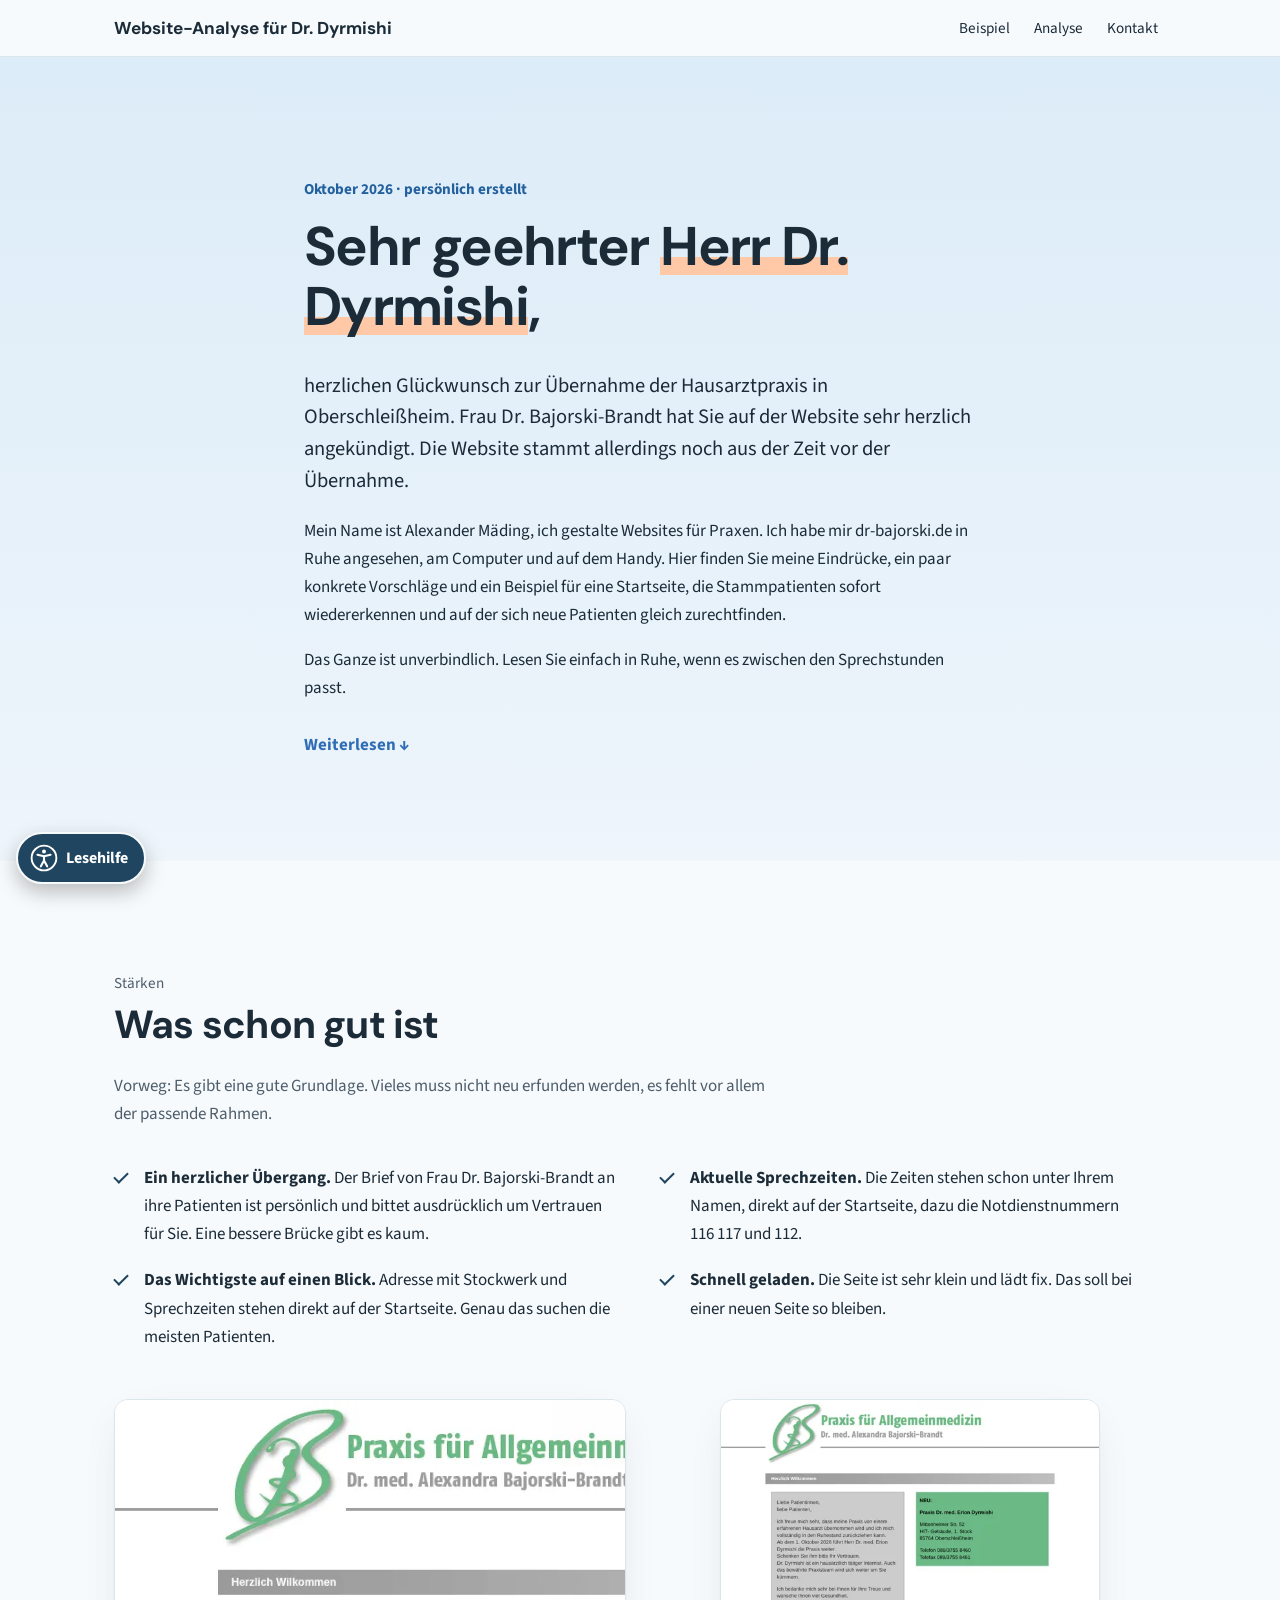
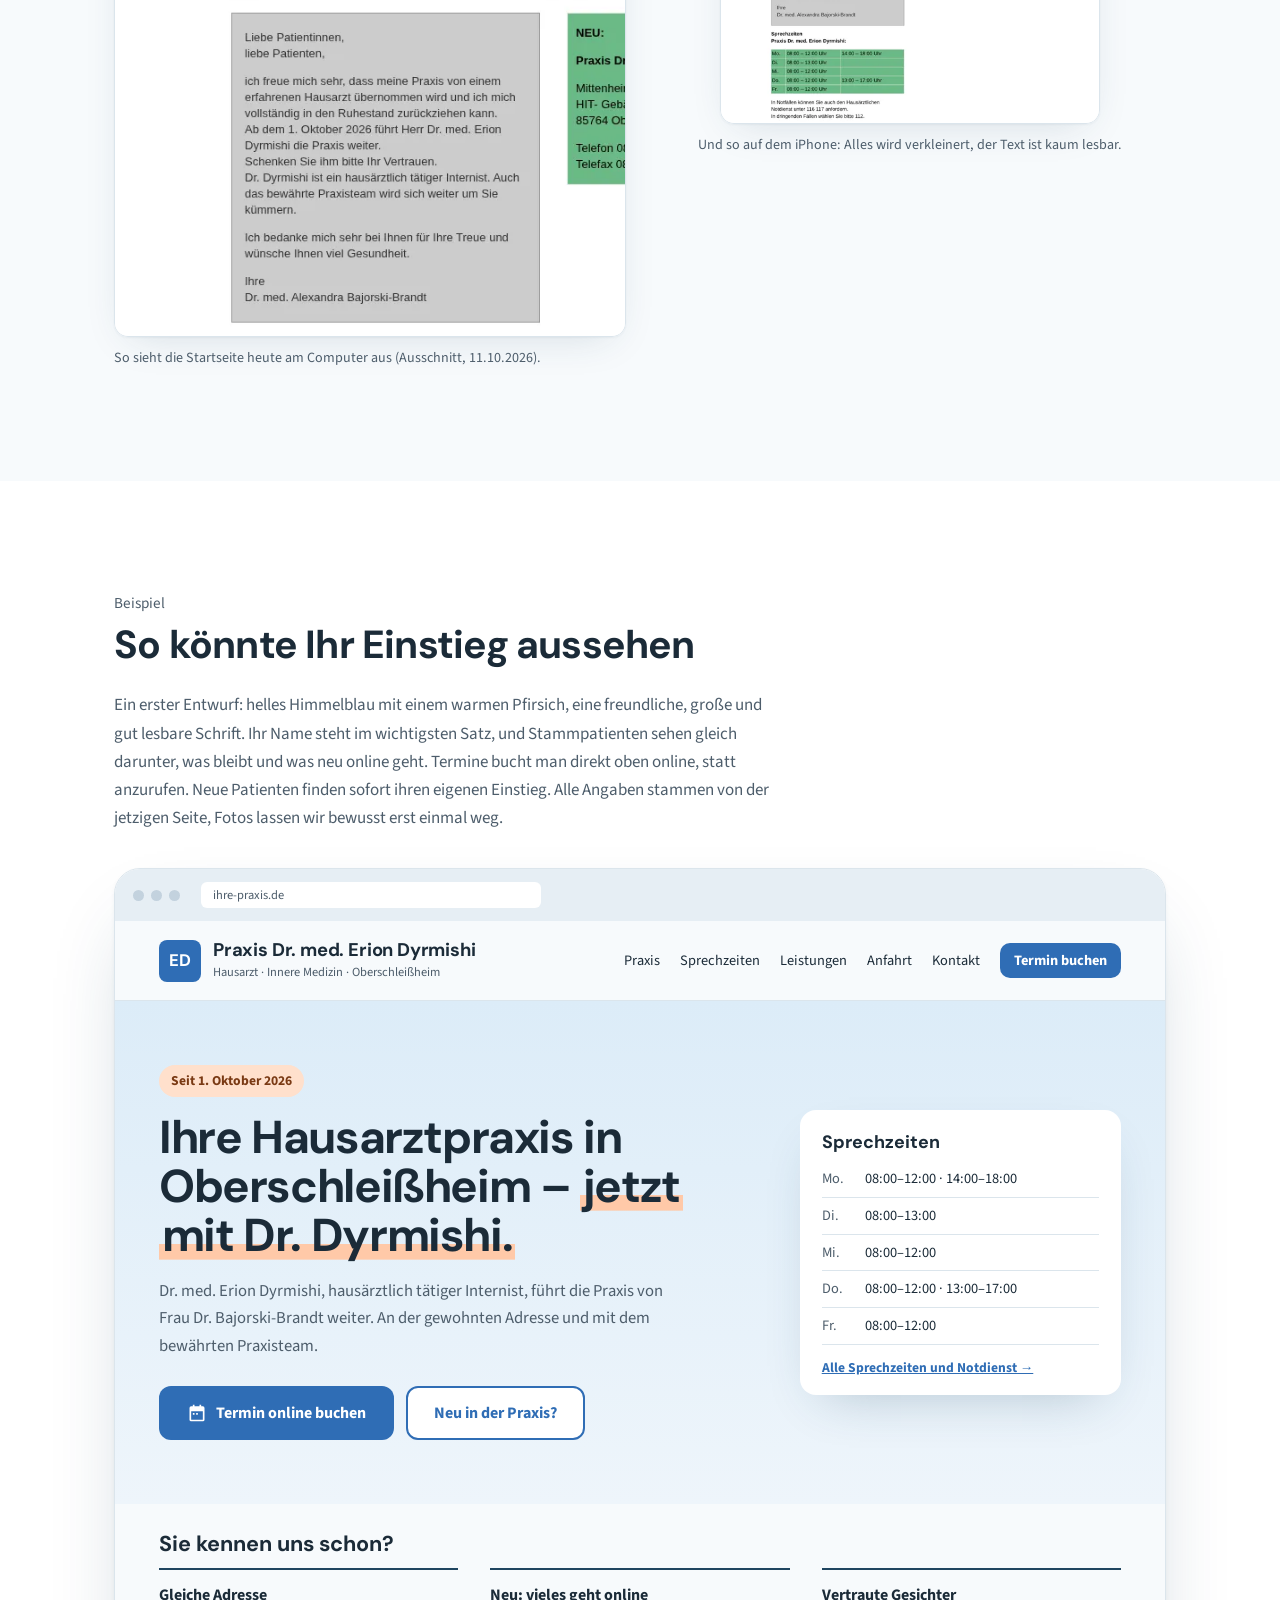
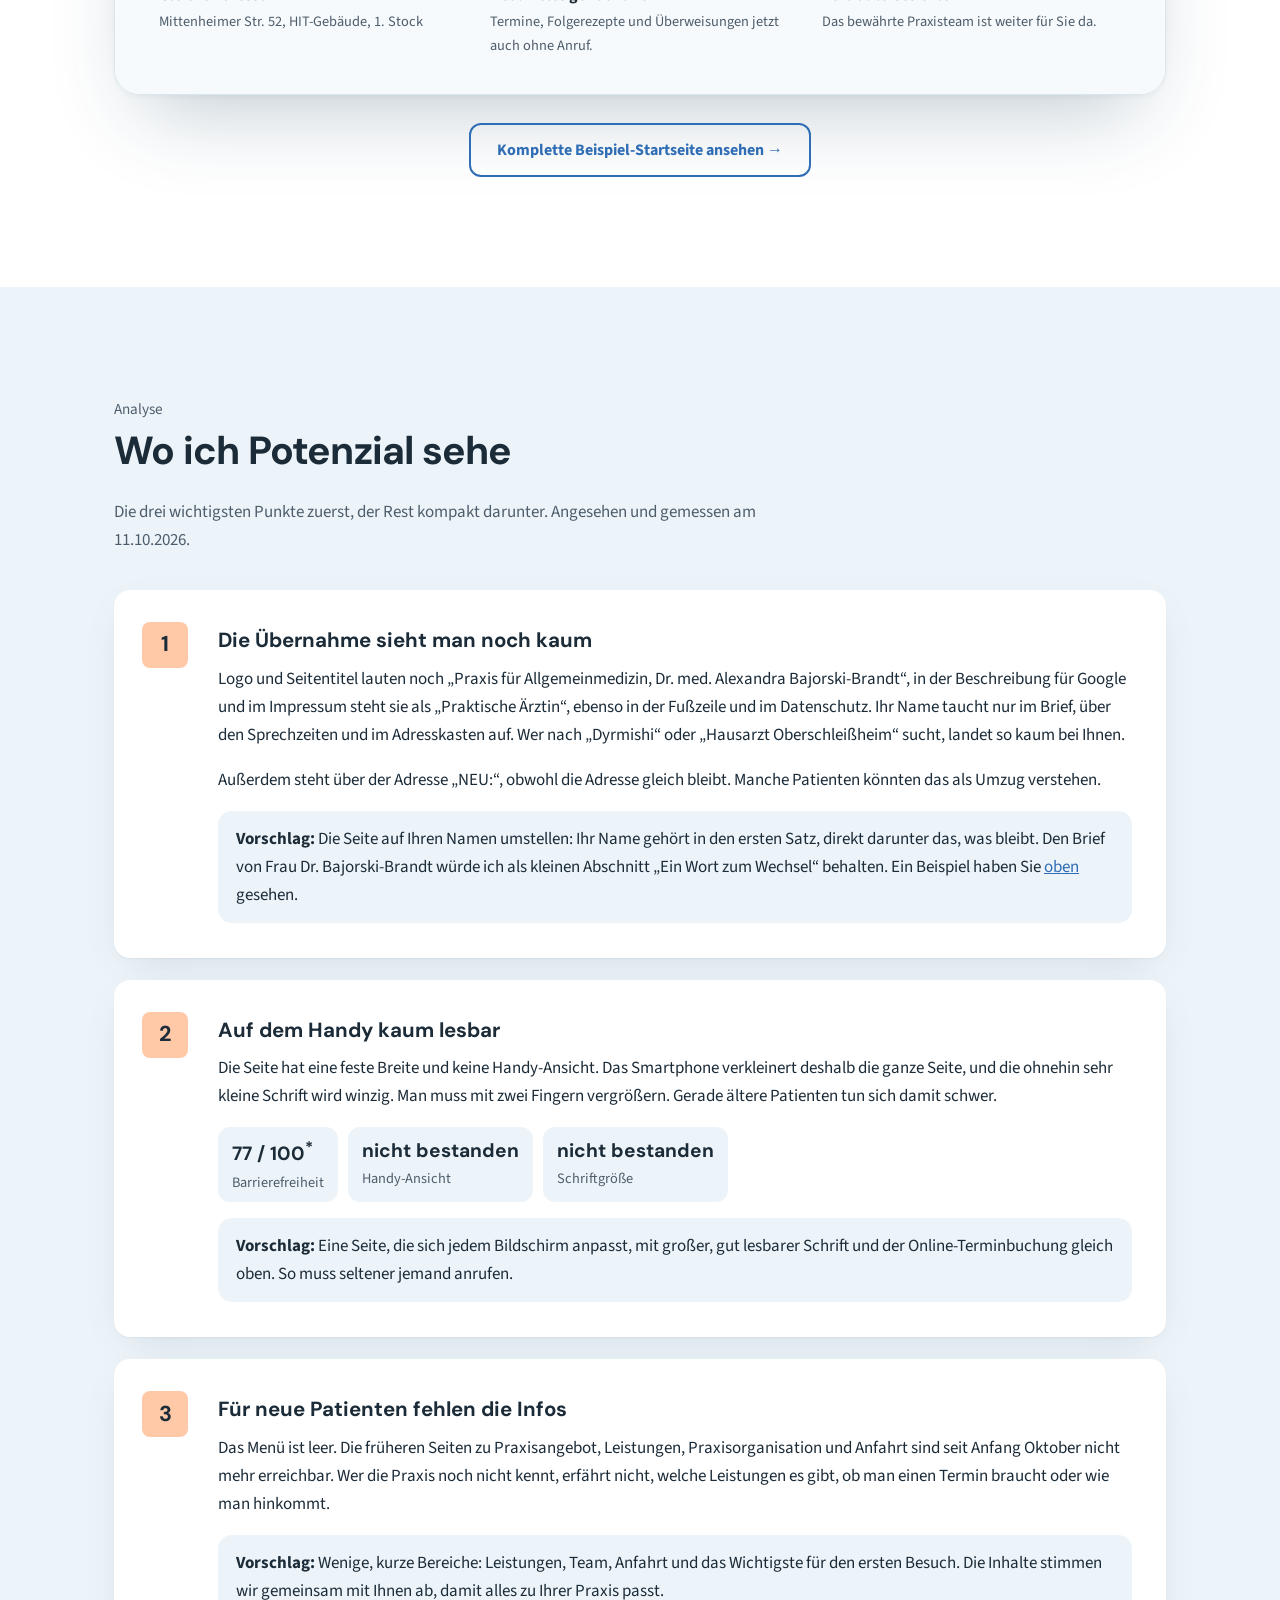
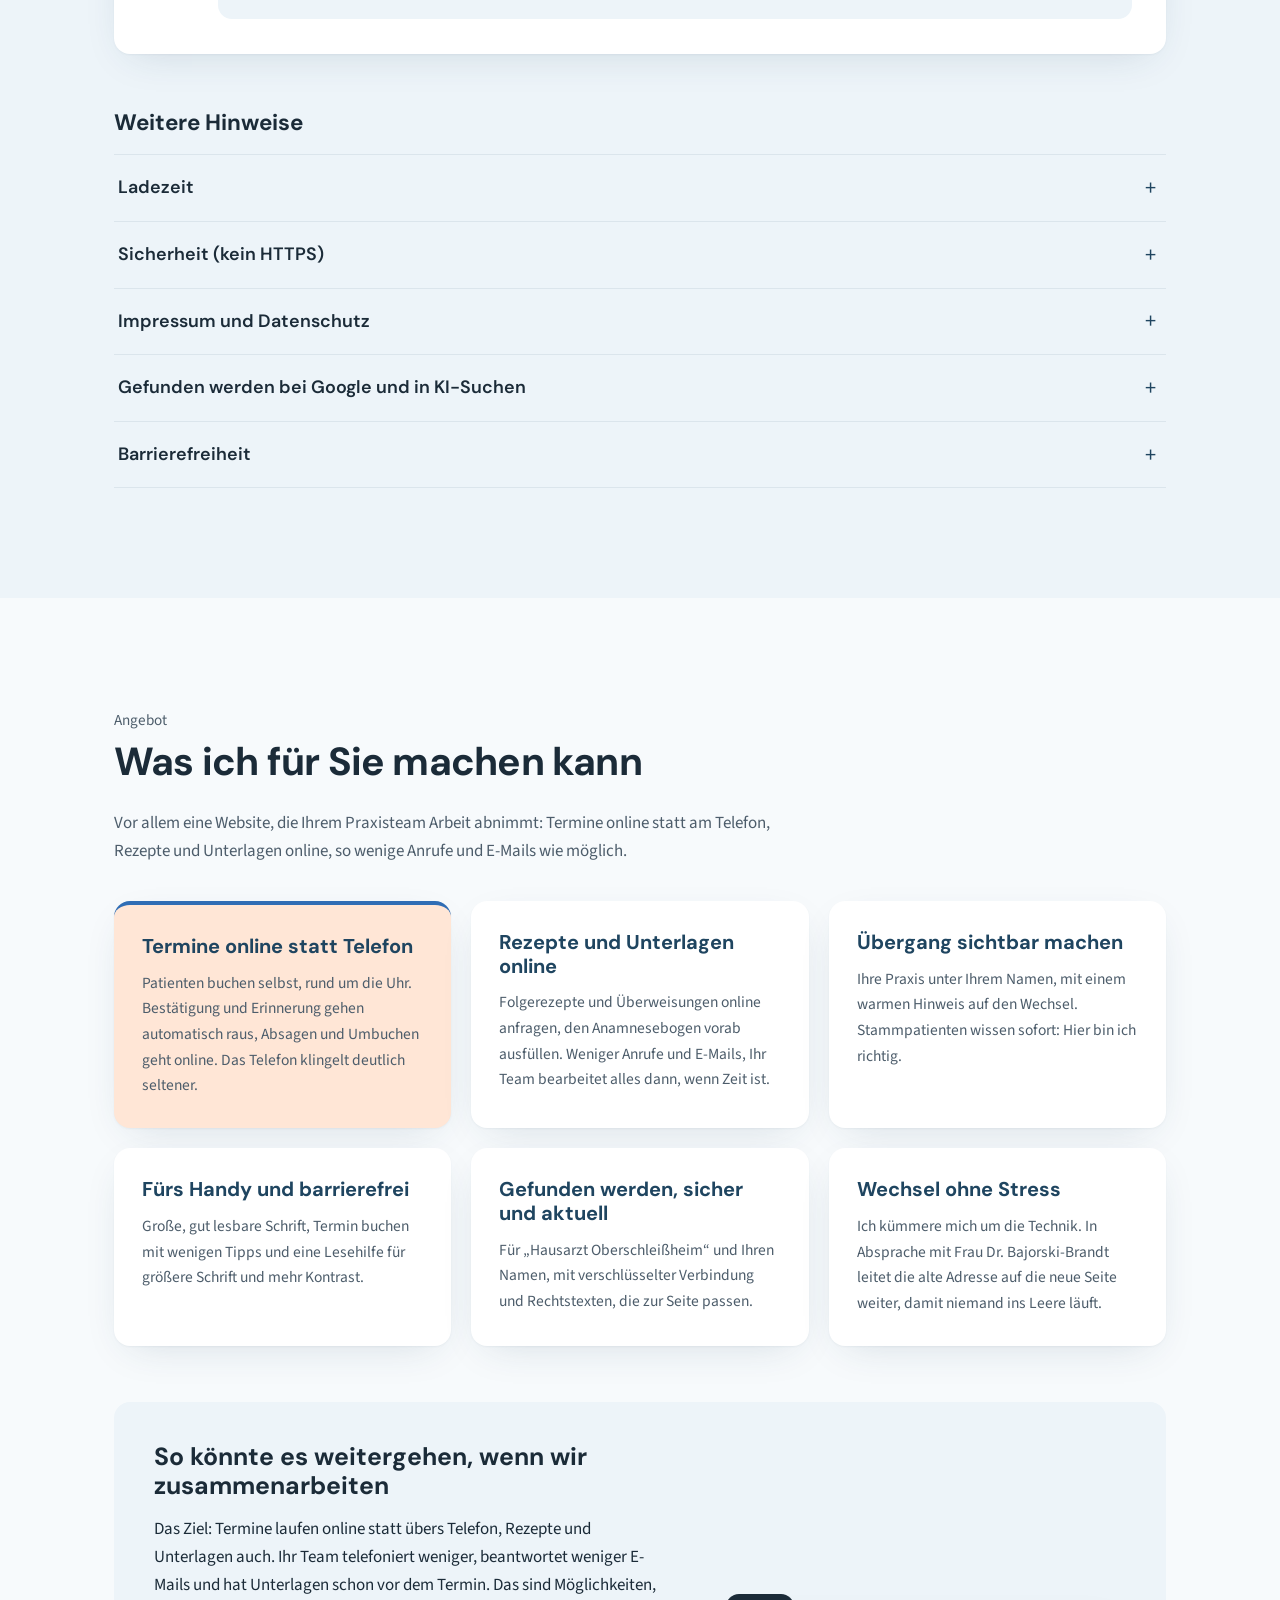
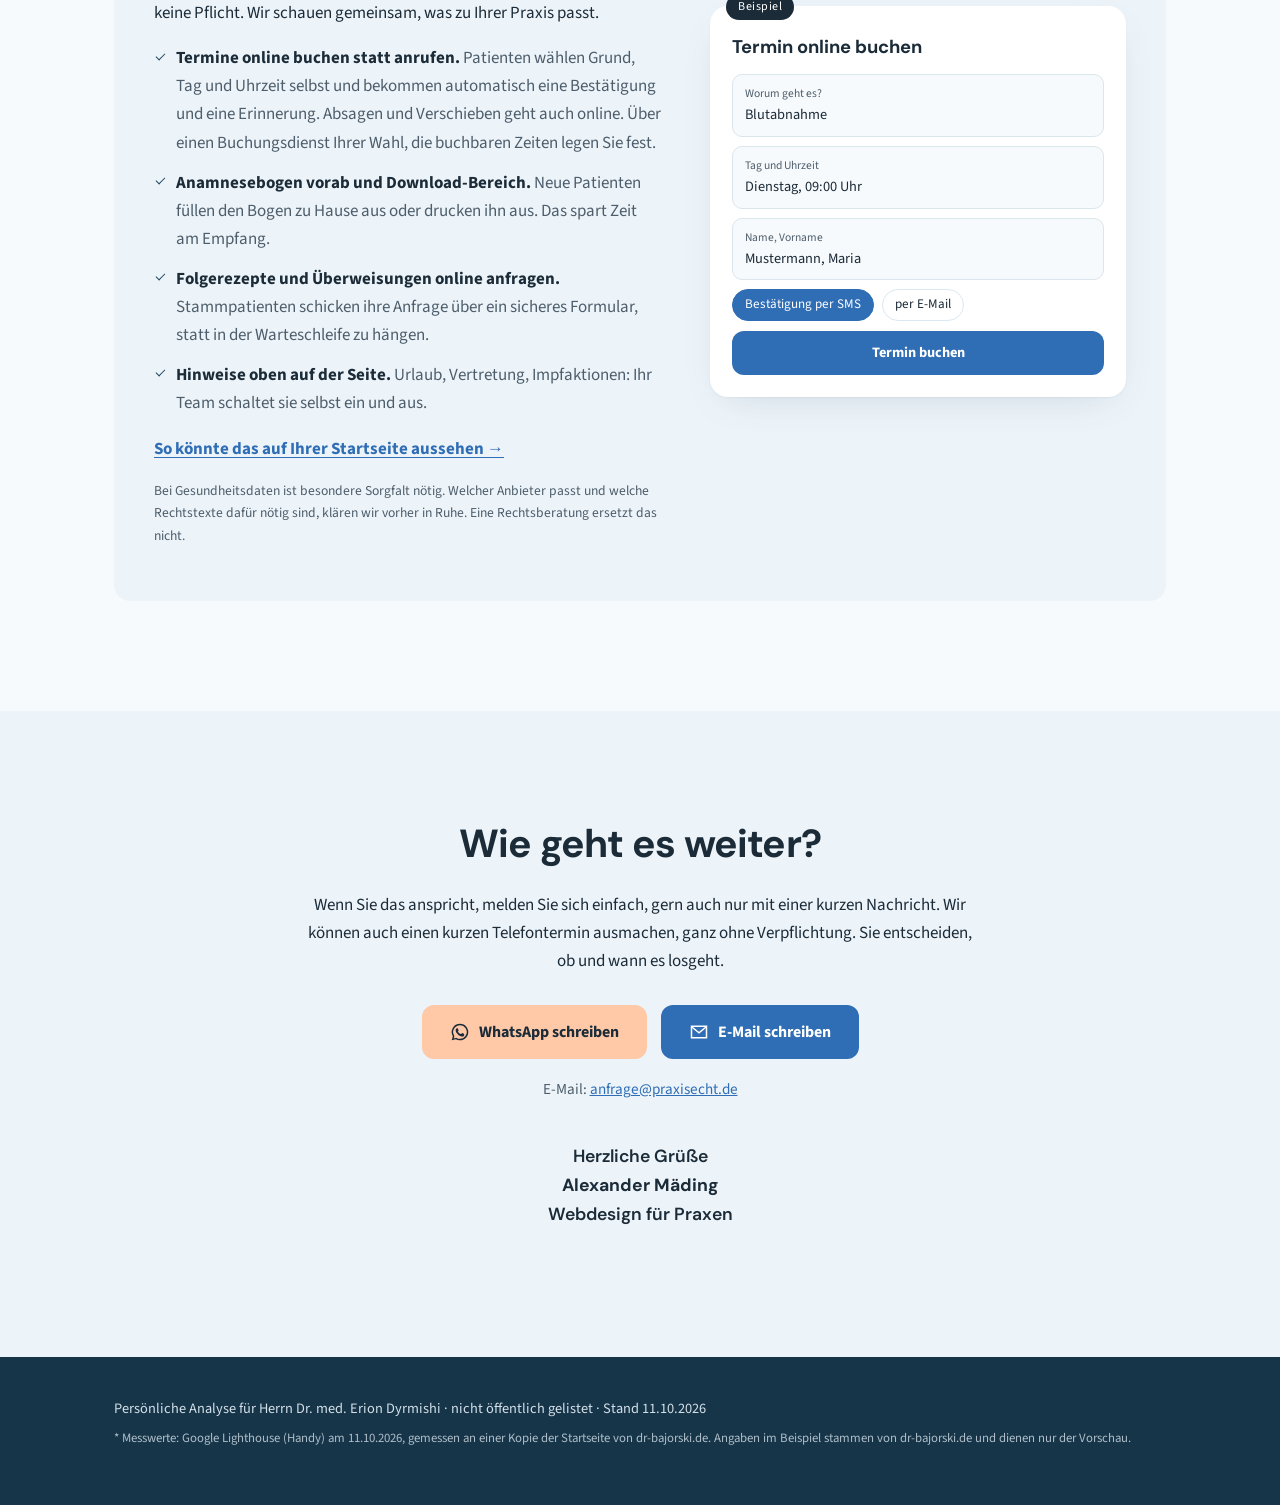
<file: index.html>
<!DOCTYPE html>
<html lang="de">
<head>
<meta charset="utf-8">
<meta name="viewport" content="width=device-width, initial-scale=1, viewport-fit=cover">
<title>Website-Analyse für die Praxis Dr. Dyrmishi</title>
<meta name="robots" content="noindex, nofollow">
<meta name="description" content="Persönliche Website-Analyse und Entwurf für Herrn Dr. med. Erion Dyrmishi">
<meta name="theme-color" content="#dcecf8">
<link rel="icon" href="data:image/svg+xml,%3Csvg xmlns='http://www.w3.org/2000/svg' viewBox='0 0 32 32'%3E%3Crect width='32' height='32' rx='8' fill='%232f6db5'/%3E%3Ctext x='16' y='21' font-size='13' text-anchor='middle' fill='%23ffffff' font-family='Arial' font-weight='700'%3EED%3C/text%3E%3C/svg%3E">
<link rel="preload" href="fonts/dm-sans-latin-700-normal.woff2" as="font" type="font/woff2" crossorigin>
<link rel="stylesheet" href="css/style.css">
<link rel="stylesheet" href="css/barrierefrei.css">
<script>
  // JS an + gespeicherte Lesehilfe sofort setzen (sonst flackert es beim Laden)
  (function (h) {
    h.className += ' js';
    try {
      var s = JSON.parse(localStorage.getItem('praxis-lesehilfe')) || {};
      if (s.schrift) h.className += ' a11y-schrift-' + s.schrift;
      ['kontrast', 'links', 'abstand', 'ruhig'].forEach(function (k) { if (s[k]) h.className += ' a11y-' + k; });
    } catch (e) {}
  })(document.documentElement);
</script>
</head>
<body>

<a class="skip" href="#start">Zum Inhalt springen</a>

<!-- Kopfzeile -->
<header class="topbar">
  <div class="wrap topbar-inner">
    <span class="topbar-titel">Website-Analyse <span class="hide-sm">für Dr. Dyrmishi</span></span>
    <nav class="topnav" aria-label="Abschnitte">
      <a href="#beispiel">Beispiel</a>
      <a href="#analyse">Analyse</a>
      <a href="#kontakt">Kontakt</a>
    </nav>
  </div>
</header>

<main>

<!-- Intro -->
<section class="intro" id="start">
  <div class="wrap schmal">
    <p class="kicker">Oktober 2026 &middot; persönlich erstellt</p>
    <h1>Sehr geehrter <em>Herr Dr. Dyrmishi</em>,</h1>
    <p class="lead">herzlichen Glückwunsch zur Übernahme der Hausarztpraxis in Oberschleißheim. Frau Dr. Bajorski-Brandt hat Sie auf der Website sehr herzlich angekündigt. Die Website stammt allerdings noch aus der Zeit vor der Übernahme.</p>
    <p>Mein Name ist Alexander Mäding, ich gestalte Websites für Praxen. Ich habe mir dr-bajorski.de in Ruhe angesehen, am Computer und auf dem Handy. Hier finden Sie meine Eindrücke, ein paar konkrete Vorschläge und ein Beispiel für eine Startseite, die Stammpatienten sofort wiedererkennen und auf der sich neue Patienten gleich zurechtfinden.</p>
    <p>Das Ganze ist unverbindlich. Lesen Sie einfach in Ruhe, wenn es zwischen den Sprechstunden passt.</p>
    <a class="weiter" href="#gut">Weiterlesen <span aria-hidden="true">&darr;</span></a>
  </div>
</section>

<!-- Was gut ist -->
<section class="abschnitt abschnitt-hell" id="gut">
  <div class="wrap">
    <p class="eyebrow reveal">Stärken</p>
    <h2 class="reveal">Was schon gut ist</h2>
    <p class="abschnitt-text reveal">Vorweg: Es gibt eine gute Grundlage. Vieles muss nicht neu erfunden werden, es fehlt vor allem der passende Rahmen.</p>
    <ul class="gut-liste">
      <li class="reveal"><strong>Ein herzlicher Übergang.</strong> Der Brief von Frau Dr. Bajorski-Brandt an ihre Patienten ist persönlich und bittet ausdrücklich um Vertrauen für Sie. Eine bessere Brücke gibt es kaum.</li>
      <li class="reveal"><strong>Aktuelle Sprechzeiten.</strong> Die Zeiten stehen schon unter Ihrem Namen, direkt auf der Startseite, dazu die Notdienstnummern 116&nbsp;117 und 112.</li>
      <li class="reveal"><strong>Das Wichtigste auf einen Blick.</strong> Adresse mit Stockwerk und Sprechzeiten stehen direkt auf der Startseite. Genau das suchen die meisten Patienten.</li>
      <li class="reveal"><strong>Schnell geladen.</strong> Die Seite ist sehr klein und lädt fix. Das soll bei einer neuen Seite so bleiben.</li>
    </ul>

    <!-- so sieht es heute aus, Foto von Frau Dr. B bewusst abgeschnitten -->
    <div class="vorher">
      <figure class="reveal">
        <picture>
          <source srcset="img/vorher-computer.webp" type="image/webp">
          <img src="img/vorher-computer.jpg" width="570" height="600" alt="Die jetzige Startseite am Computer: grünes Logo von Frau Dr. Bajorski-Brandt, grauer Kasten mit Brief, grüne Sprechzeiten-Tabelle" loading="lazy">
        </picture>
        <figcaption>So sieht die Startseite heute am Computer aus (Ausschnitt, 11.10.2026).</figcaption>
      </figure>
      <figure class="reveal vorher-handy">
        <picture>
          <source srcset="img/vorher-handy.webp" type="image/webp">
          <img src="img/vorher-handy.jpg" width="585" height="500" alt="Die jetzige Startseite auf einem iPhone: die ganze Seite ist verkleinert, der Text sehr klein" loading="lazy">
        </picture>
        <figcaption>Und so auf dem iPhone: Alles wird verkleinert, der Text ist kaum lesbar.</figcaption>
      </figure>
    </div>
  </div>
</section>


<!-- Beispiel Startseite / Hero - ohne Fotos, nur Schrift, Farbe, Formen -->
<section class="abschnitt abschnitt-beispiel" id="beispiel">
  <div class="wrap">
    <p class="eyebrow reveal">Beispiel</p>
    <h2 class="reveal">So könnte Ihr Einstieg aussehen</h2>
    <p class="abschnitt-text reveal">Ein erster Entwurf: helles Himmelblau mit einem warmen Pfirsich, eine freundliche, große und gut lesbare Schrift. Ihr Name steht im wichtigsten Satz, und Stammpatienten sehen gleich darunter, was bleibt und was neu online geht. Termine bucht man direkt oben online, statt anzurufen. Neue Patienten finden sofort ihren eigenen Einstieg. Alle Angaben stammen von der jetzigen Seite, Fotos lassen wir bewusst erst einmal weg.</p>

    <div class="browser reveal">
      <div class="browser-leiste" aria-hidden="true">
        <span></span><span></span><span></span>
        <div class="browser-url">ihre-praxis.de</div>
      </div>

      <div class="demo">
        <div class="demo-nav">
          <div class="demo-logo">
            <span class="demo-zeichen" aria-hidden="true">ED</span>
            <span>
              <span class="demo-logo-name">Praxis Dr. med. Erion Dyrmishi</span>
              <span class="demo-logo-sub">Hausarzt &middot; Innere Medizin &middot; Oberschleißheim</span>
            </span>
          </div>
          <ul class="demo-menu">
            <li>Praxis</li>
            <li>Sprechzeiten</li>
            <li>Leistungen</li>
            <li>Anfahrt</li>
            <li>Kontakt</li>
            <li class="demo-menu-kontakt">Termin buchen</li>
          </ul>
          <button class="demo-burger" type="button" aria-label="Menü (Vorschau)" data-demo="menu"><span></span><span></span><span></span></button>
        </div>

        <!-- Hero - wie startseite/index.html, Änderungen dort mitziehen -->
        <div class="hero">
          <div class="hero-text">
            <p class="hero-chip">Seit 1. Oktober 2026</p>
            <h3 class="hero-titel">Ihre Hausarztpraxis in Oberschleißheim &ndash; <span class="unterstrich">jetzt mit Dr.&nbsp;Dyrmishi.</span></h3>
            <p class="hero-sub">Dr. med. Erion Dyrmishi, hausärztlich tätiger Internist, führt die Praxis von Frau Dr. Bajorski-Brandt weiter. An der gewohnten Adresse und mit dem bewährten Praxisteam.</p>
            <div class="hero-btns">
              <a href="#beispiel" class="btn btn-blau" data-demo="termin"><svg class="icon" viewBox="0 0 24 24" aria-hidden="true"><path d="M7 2v2H5a2 2 0 0 0-2 2v14a2 2 0 0 0 2 2h14a2 2 0 0 0 2-2V6a2 2 0 0 0-2-2h-2V2h-2v2H9V2H7zM5 10h14v10H5V10zm2 2v2h2v-2H7zm4 0v2h2v-2h-2z"/></svg>Termin online buchen</a>
              <a href="#beispiel" class="btn btn-rahmen" data-demo="neu">Neu in der Praxis?</a>
            </div>
          </div>

          <!-- Sprechzeiten wie auf der jetzigen Seite, heute wird per JS markiert -->
          <div class="zeiten-karte">
            <h4>Sprechzeiten</h4>
            <table class="js-zeiten">
              <tr data-tag="1"><td>Mo.</td><td>08:00&ndash;12:00 &middot; 14:00&ndash;18:00</td></tr>
              <tr data-tag="2"><td>Di.</td><td>08:00&ndash;13:00</td></tr>
              <tr data-tag="3"><td>Mi.</td><td>08:00&ndash;12:00</td></tr>
              <tr data-tag="4"><td>Do.</td><td>08:00&ndash;12:00 &middot; 13:00&ndash;17:00</td></tr>
              <tr data-tag="5"><td>Fr.</td><td>08:00&ndash;12:00</td></tr>
            </table>
            <a class="alle-zeiten" href="#beispiel" data-demo="zeiten">Alle Sprechzeiten und Notdienst &rarr;</a>
          </div>
        </div>

        <!-- was gleich bleibt - nur Fakten von der Seite -->
        <div class="demo-bleibt">
          <h4 class="demo-bleibt-titel">Sie kennen uns schon?</h4>
          <div><h5>Gleiche Adresse</h5><p>Mittenheimer Str. 52, HIT-Gebäude, 1.&nbsp;Stock</p></div>
          <div><h5>Neu: vieles geht online</h5><p>Termine, Folgerezepte und Überweisungen jetzt auch ohne Anruf.</p></div>
          <div><h5>Vertraute Gesichter</h5><p>Das bewährte Praxisteam ist weiter für Sie da.</p></div>
        </div>
      </div>
    </div>
    <p class="beispiel-mehr reveal"><a class="btn btn-rahmen" href="startseite/">Komplette Beispiel-Startseite ansehen&nbsp;&rarr;</a></p>
    <p class="demo-hinweis" id="demo-hinweis" role="status" aria-live="polite"></p>
  </div>
</section>

<!-- Analyse - Punkte nach Wichtigkeit -->
<section class="abschnitt" id="analyse">
  <div class="wrap">
    <p class="eyebrow reveal">Analyse</p>
    <h2 class="reveal">Wo ich Potenzial sehe</h2>
    <p class="abschnitt-text reveal">Die drei wichtigsten Punkte zuerst, der Rest kompakt darunter. Angesehen und gemessen am 11.10.2026.</p>

    <div class="punkte">
      <article class="punkt reveal">
        <span class="punkt-nr">1</span>
        <div>
          <h3>Die Übernahme sieht man noch kaum</h3>
          <p>Logo und Seitentitel lauten noch &bdquo;Praxis für Allgemeinmedizin, Dr. med. Alexandra Bajorski-Brandt&ldquo;, in der Beschreibung für Google und im Impressum steht sie als &bdquo;Praktische Ärztin&ldquo;, ebenso in der Fußzeile und im Datenschutz. Ihr Name taucht nur im Brief, über den Sprechzeiten und im Adresskasten auf. Wer nach &bdquo;Dyrmishi&ldquo; oder &bdquo;Hausarzt Oberschleißheim&ldquo; sucht, landet so kaum bei Ihnen.</p>
          <p>Außerdem steht über der Adresse &bdquo;NEU:&ldquo;, obwohl die Adresse gleich bleibt. Manche Patienten könnten das als Umzug verstehen.</p>
          <p class="vorschlag"><b>Vorschlag:</b> Die Seite auf Ihren Namen umstellen: Ihr Name gehört in den ersten Satz, direkt darunter das, was bleibt. Den Brief von Frau Dr. Bajorski-Brandt würde ich als kleinen Abschnitt &bdquo;Ein Wort zum Wechsel&ldquo; behalten. Ein Beispiel haben Sie <a href="#beispiel">oben</a> gesehen.</p>
        </div>
      </article>
      <article class="punkt reveal">
        <span class="punkt-nr">2</span>
        <div>
          <h3>Auf dem Handy kaum lesbar</h3>
          <p>Die Seite hat eine feste Breite und keine Handy-Ansicht. Das Smartphone verkleinert deshalb die ganze Seite, und die ohnehin sehr kleine Schrift wird winzig. Man muss mit zwei Fingern vergrößern. Gerade ältere Patienten tun sich damit schwer.</p>
          <ul class="werte" aria-label="Messwerte, Google-Test auf dem Handy">
            <li><b>77 / 100<sup>*</sup></b>Barrierefreiheit</li>
            <li><b>nicht bestanden</b>Handy-Ansicht</li>
            <li><b>nicht bestanden</b>Schriftgröße</li>
          </ul>
          <p class="vorschlag"><b>Vorschlag:</b> Eine Seite, die sich jedem Bildschirm anpasst, mit großer, gut lesbarer Schrift und der Online-Terminbuchung gleich oben. So muss seltener jemand anrufen.</p>
        </div>
      </article>
      <article class="punkt reveal">
        <span class="punkt-nr">3</span>
        <div>
          <h3>Für neue Patienten fehlen die Infos</h3>
          <p>Das Menü ist leer. Die früheren Seiten zu Praxisangebot, Leistungen, Praxisorganisation und Anfahrt sind seit Anfang Oktober nicht mehr erreichbar. Wer die Praxis noch nicht kennt, erfährt nicht, welche Leistungen es gibt, ob man einen Termin braucht oder wie man hinkommt.</p>
          <p class="vorschlag"><b>Vorschlag:</b> Wenige, kurze Bereiche: Leistungen, Team, Anfahrt und das Wichtigste für den ersten Besuch. Die Inhalte stimmen wir gemeinsam mit Ihnen ab, damit alles zu Ihrer Praxis passt.</p>
        </div>
      </article>
    </div>

    <!-- Rest kompakt zum Aufklappen -->
    <h3 class="weitere-titel reveal">Weitere Hinweise</h3>
    <div class="weitere reveal">
      <details>
        <summary>Ladezeit</summary>
        <p>Hier gibt es wenig zu tun: Die Startseite ist nur rund 170&nbsp;KB groß und lädt schnell.<sup>*</sup> Eine neue Seite sollte das halten, mit wenigen, gut komprimierten Dateien.</p>
      </details>
      <details>
        <summary>Sicherheit (kein HTTPS)</summary>
        <p>Die Seite läuft nur über eine unverschlüsselte Verbindung. Chrome und Safari zeigen deshalb neben der Adresse &bdquo;Nicht sicher&ldquo; an. Das wirkt bei einer Arztpraxis ungünstig, und ein Formular (z.&nbsp;B. für Rezeptbestellungen) wäre so nicht möglich.</p>
        <p class="vorschlag"><b>Vorschlag:</b> Die Verschlüsselung einrichten (das Schloss neben der Adresse). Das ist bei den meisten Anbietern heute kostenlos.</p>
      </details>
      <details>
        <summary>Impressum und Datenschutz</summary>
        <p>Beide Seiten nennen noch Frau Dr. Bajorski-Brandt als Verantwortliche. Das Impressum bezieht sich auf Gesetze, die es seit 2007 nicht mehr gibt. Die Datenschutzerklärung erwähnt ein Facebook-Plugin und OpenStreetMap, die auf der Seite gar nicht vorkommen, und verlinkt Unterseiten, die es nicht mehr gibt.</p>
        <p class="vorschlag"><b>Vorschlag:</b> Beide Texte auf Sie und den aktuellen Stand bringen lassen, mit genau den Diensten, die wirklich genutzt werden.</p>
        <p class="hinweis">Das ist ein Hinweis aus technischer Sicht und keine Rechtsberatung.</p>
      </details>
      <details>
        <summary>Gefunden werden bei Google und in KI-Suchen</summary>
        <p>Google, aber auch ChatGPT und Co. lesen vor allem klare Angaben aus: Name, Fachrichtung, Adresse, Sprechzeiten. Auf der jetzigen Seite stehen diese Angaben noch für die bisherige Praxis, und es fehlt der unsichtbare Teil, der sie für Suchmaschinen eindeutig macht.</p>
        <p class="vorschlag"><b>Vorschlag:</b> Ihr Name und &bdquo;Hausarzt in Oberschleißheim&ldquo; in Titel und Text, ein unsichtbarer Steckbrief für Google und ein aktuelles Google-Unternehmensprofil mit denselben Angaben.</p>
      </details>
      <details>
        <summary>Barrierefreiheit</summary>
        <p>Die Sprache der Seite ist nicht hinterlegt (wichtig für Vorlese-Programme), das große Bild hat keine Beschreibung, und der Aufbau läuft über Tabellen. Dazu kommt die kleine Schrift.</p>
        <p class="vorschlag"><b>Vorschlag:</b> Klare Überschriften, gut lesbare Schrift in ausreichender Größe, starke Kontraste und Bildbeschreibungen. Dazu eine Lesehilfe, mit der jeder Schrift, Kontrast und Abstände selbst einstellen kann. Probieren Sie es unten links auf dieser Seite aus. Davon profitieren alle Patienten.</p>
        <p>Zum Barrierefreiheitsstärkungsgesetz (seit Juni 2025): Ob es für eine Praxis-Website gilt, hängt von der Praxisgröße und von den Online-Funktionen ab, etwa einer Online-Terminbuchung. Das schauen wir uns bei Bedarf gemeinsam an. Eine Rechtsberatung ist das nicht.</p>
      </details>
    </div>
  </div>
</section>

<!-- Was ich machen kann -->
<section class="abschnitt abschnitt-angebot" id="angebot">
  <div class="wrap">
    <p class="eyebrow reveal">Angebot</p>
    <h2 class="reveal">Was ich für Sie machen kann</h2>
    <p class="abschnitt-text reveal">Vor allem eine Website, die Ihrem Praxisteam Arbeit abnimmt: Termine online statt am Telefon, Rezepte und Unterlagen online, so wenige Anrufe und E-Mails wie möglich.</p>
    <!-- Reihenfolge bewusst: Entlastung zuerst -->
    <div class="kacheln">
      <div class="kachel kachel-betont reveal">
        <h3>Termine online statt Telefon</h3>
        <p>Patienten buchen selbst, rund um die Uhr. Bestätigung und Erinnerung gehen automatisch raus, Absagen und Umbuchen geht online. Das Telefon klingelt deutlich seltener.</p>
      </div>
      <div class="kachel reveal">
        <h3>Rezepte und Unterlagen online</h3>
        <p>Folgerezepte und Überweisungen online anfragen, den Anamnesebogen vorab ausfüllen. Weniger Anrufe und E-Mails, Ihr Team bearbeitet alles dann, wenn Zeit ist.</p>
      </div>
      <div class="kachel reveal">
        <h3>Übergang sichtbar machen</h3>
        <p>Ihre Praxis unter Ihrem Namen, mit einem warmen Hinweis auf den Wechsel. Stammpatienten wissen sofort: Hier bin ich richtig.</p>
      </div>
      <div class="kachel reveal">
        <h3>Fürs Handy und barrierefrei</h3>
        <p>Große, gut lesbare Schrift, Termin buchen mit wenigen Tipps und eine Lesehilfe für größere Schrift und mehr Kontrast.</p>
      </div>
      <div class="kachel reveal">
        <h3>Gefunden werden, sicher und aktuell</h3>
        <p>Für &bdquo;Hausarzt Oberschleißheim&ldquo; und Ihren Namen, mit verschlüsselter Verbindung und Rechtstexten, die zur Seite passen.</p>
      </div>
      <div class="kachel reveal">
        <h3>Wechsel ohne Stress</h3>
        <p>Ich kümmere mich um die Technik. In Absprache mit Frau Dr. Bajorski-Brandt leitet die alte Adresse auf die neue Seite weiter, damit niemand ins Leere läuft.</p>
      </div>
    </div>

    <!-- Ausblick - nur Möglichkeiten, keine Preise -->
    <div class="ausblick">
      <div class="ausblick-text reveal">
        <h3>So könnte es weitergehen, wenn wir zusammenarbeiten</h3>
        <p>Das Ziel: Termine laufen online statt übers Telefon, Rezepte und Unterlagen auch. Ihr Team telefoniert weniger, beantwortet weniger E-Mails und hat Unterlagen schon vor dem Termin. Das sind Möglichkeiten, keine Pflicht. Wir schauen gemeinsam, was zu Ihrer Praxis passt.</p>
        <ul class="ausblick-liste">
          <li><b>Termine online buchen statt anrufen.</b> Patienten wählen Grund, Tag und Uhrzeit selbst und bekommen automatisch eine Bestätigung und eine Erinnerung. Absagen und Verschieben geht auch online. Über einen Buchungsdienst Ihrer Wahl, die buchbaren Zeiten legen Sie fest.</li>
          <li><b>Anamnesebogen vorab und Download-Bereich.</b> Neue Patienten füllen den Bogen zu Hause aus oder drucken ihn aus. Das spart Zeit am Empfang.</li>
          <li><b>Folgerezepte und Überweisungen online anfragen.</b> Stammpatienten schicken ihre Anfrage über ein sicheres Formular, statt in der Warteschleife zu hängen.</li>
          <li><b>Hinweise oben auf der Seite.</b> Urlaub, Vertretung, Impfaktionen: Ihr Team schaltet sie selbst ein und aus.</li>
        </ul>
        <p><a class="link-pfeil" href="startseite/#termin">So könnte das auf Ihrer Startseite aussehen &rarr;</a></p>
        <p class="ausblick-hinweis">Bei Gesundheitsdaten ist besondere Sorgfalt nötig. Welcher Anbieter passt und welche Rechtstexte dafür nötig sind, klären wir vorher in Ruhe. Eine Rechtsberatung ersetzt das nicht.</p>
      </div>

      <!-- kleines Mockup Online-Termin, nur Attrappe -->
      <div class="mock reveal" role="img" aria-label="Beispiel: Termin online buchen">
        <span class="mock-label">Beispiel</span>
        <strong class="mock-titel">Termin online buchen</strong>
        <span class="mock-feld"><small>Worum geht es?</small><span>Blutabnahme</span></span>
        <span class="mock-feld"><small>Tag und Uhrzeit</small><span>Dienstag, 09:00 Uhr</span></span>
        <span class="mock-feld"><small>Name, Vorname</small><span>Mustermann, Maria</span></span>
        <div class="mock-wahl"><span class="an">Bestätigung per SMS</span><span>per E-Mail</span></div>
        <span class="mock-btn">Termin buchen</span>
      </div>
    </div>
  </div>
</section>


<!-- Kontakt -->
<section class="abschnitt kontakt" id="kontakt">
  <div class="wrap schmal">
    <h2 class="reveal">Wie geht es weiter?</h2>
    <p class="reveal">Wenn Sie das anspricht, melden Sie sich einfach, gern auch nur mit einer kurzen Nachricht. Wir können auch einen kurzen Telefontermin ausmachen, ganz ohne Verpflichtung. Sie entscheiden, ob und wann es losgeht.</p>
    <div class="kontakt-btns reveal">
      <a class="btn btn-wa js-wa" href="https://wa.me/4917643433973?text=Hallo%20Herr%20M%C3%A4ding%2C%20ich%20habe%20mir%20Ihre%20Analyse%20zu%20meiner%20Praxis-Website%20angesehen%20und%20h%C3%A4tte%20gern%20mehr%20Informationen." target="_blank" rel="noopener">
        <svg class="icon" viewBox="0 0 24 24" aria-hidden="true"><path d="M12 2a10 10 0 0 0-8.6 15.1L2 22l5-1.3A10 10 0 1 0 12 2zm0 18.2a8.2 8.2 0 0 1-4.2-1.1l-.3-.2-3 .8.8-2.9-.2-.3A8.2 8.2 0 1 1 12 20.2zm4.5-6.1c-.2-.1-1.5-.7-1.7-.8-.2-.1-.4-.1-.6.1l-.8 1c-.1.2-.3.2-.5.1a6.7 6.7 0 0 1-3.3-2.9c-.3-.4.2-.4.7-1.4.1-.2 0-.3 0-.4l-.8-1.8c-.2-.5-.4-.4-.6-.4h-.5a1 1 0 0 0-.7.3 3 3 0 0 0-.9 2.2c0 1.3.9 2.5 1 2.7.1.2 1.8 2.8 4.4 3.9 1.6.7 2.3.8 3.1.6.5-.1 1.5-.6 1.7-1.2.2-.6.2-1.1.2-1.2-.1-.1-.3-.2-.5-.3z"/></svg>
        WhatsApp schreiben
      </a>
      <a class="btn btn-mail js-mail" href="mailto:anfrage@praxisecht.de?subject=Website-Analyse%20Praxis%20Dr.%20Dyrmishi">
        <svg class="icon" viewBox="0 0 24 24" aria-hidden="true"><path d="M3 5h18v14H3z" fill="none" stroke="currentColor" stroke-width="1.8"/><path d="M3.5 6l8.5 7 8.5-7" fill="none" stroke="currentColor" stroke-width="1.8"/></svg>
        E-Mail schreiben
      </a>
    </div>
    <p class="kontakt-adresse reveal">E-Mail: <a class="js-mail js-mail-text" href="mailto:anfrage@praxisecht.de?subject=Website-Analyse%20Praxis%20Dr.%20Dyrmishi">anfrage@praxisecht.de</a></p>

    <div class="signatur reveal">
      <p>Herzliche Grüße<br>
      <b>Alexander Mäding</b><br>
      Webdesign für Praxen</p>
    </div>
  </div>
</section>

</main>

<footer class="footer">
  <div class="wrap">
    <p>Persönliche Analyse für Herrn Dr. med. Erion Dyrmishi &middot; nicht öffentlich gelistet &middot; Stand 11.10.2026</p>
    <p class="footer-klein">* Messwerte: Google Lighthouse (Handy) am 11.10.2026, gemessen an einer Kopie der Startseite von dr-bajorski.de. Angaben im Beispiel stammen von dr-bajorski.de und dienen nur der Vorschau.</p>
  </div>
</footer>

<!-- Sticky Buttons unten rechts / Handy: Leiste -->
<div class="sticky-kontakt" id="sticky">
  <a class="btn-wa js-wa" href="https://wa.me/4917643433973" target="_blank" rel="noopener" aria-label="WhatsApp an Alexander Mäding">
    <svg class="icon" viewBox="0 0 24 24" aria-hidden="true"><path d="M12 2a10 10 0 0 0-8.6 15.1L2 22l5-1.3A10 10 0 1 0 12 2zm0 18.2a8.2 8.2 0 0 1-4.2-1.1l-.3-.2-3 .8.8-2.9-.2-.3A8.2 8.2 0 1 1 12 20.2zm4.5-6.1c-.2-.1-1.5-.7-1.7-.8-.2-.1-.4-.1-.6.1l-.8 1c-.1.2-.3.2-.5.1a6.7 6.7 0 0 1-3.3-2.9c-.3-.4.2-.4.7-1.4.1-.2 0-.3 0-.4l-.8-1.8c-.2-.5-.4-.4-.6-.4h-.5a1 1 0 0 0-.7.3 3 3 0 0 0-.9 2.2c0 1.3.9 2.5 1 2.7.1.2 1.8 2.8 4.4 3.9 1.6.7 2.3.8 3.1.6.5-.1 1.5-.6 1.7-1.2.2-.6.2-1.1.2-1.2-.1-.1-.3-.2-.5-.3z"/></svg>
    <span>WhatsApp</span>
  </a>
  <a class="btn-mail js-mail" href="mailto:anfrage@praxisecht.de" aria-label="E-Mail an Alexander Mäding">
    <svg class="icon" viewBox="0 0 24 24" aria-hidden="true"><path d="M3 5h18v14H3z" fill="none" stroke="currentColor" stroke-width="1.8"/><path d="M3.5 6l8.5 7 8.5-7" fill="none" stroke="currentColor" stroke-width="1.8"/></svg>
    <span>E-Mail</span>
  </a>
</div>

<script src="js/main.js"></script>
<script src="js/barrierefrei.js"></script>
</body>
</html>
</file>
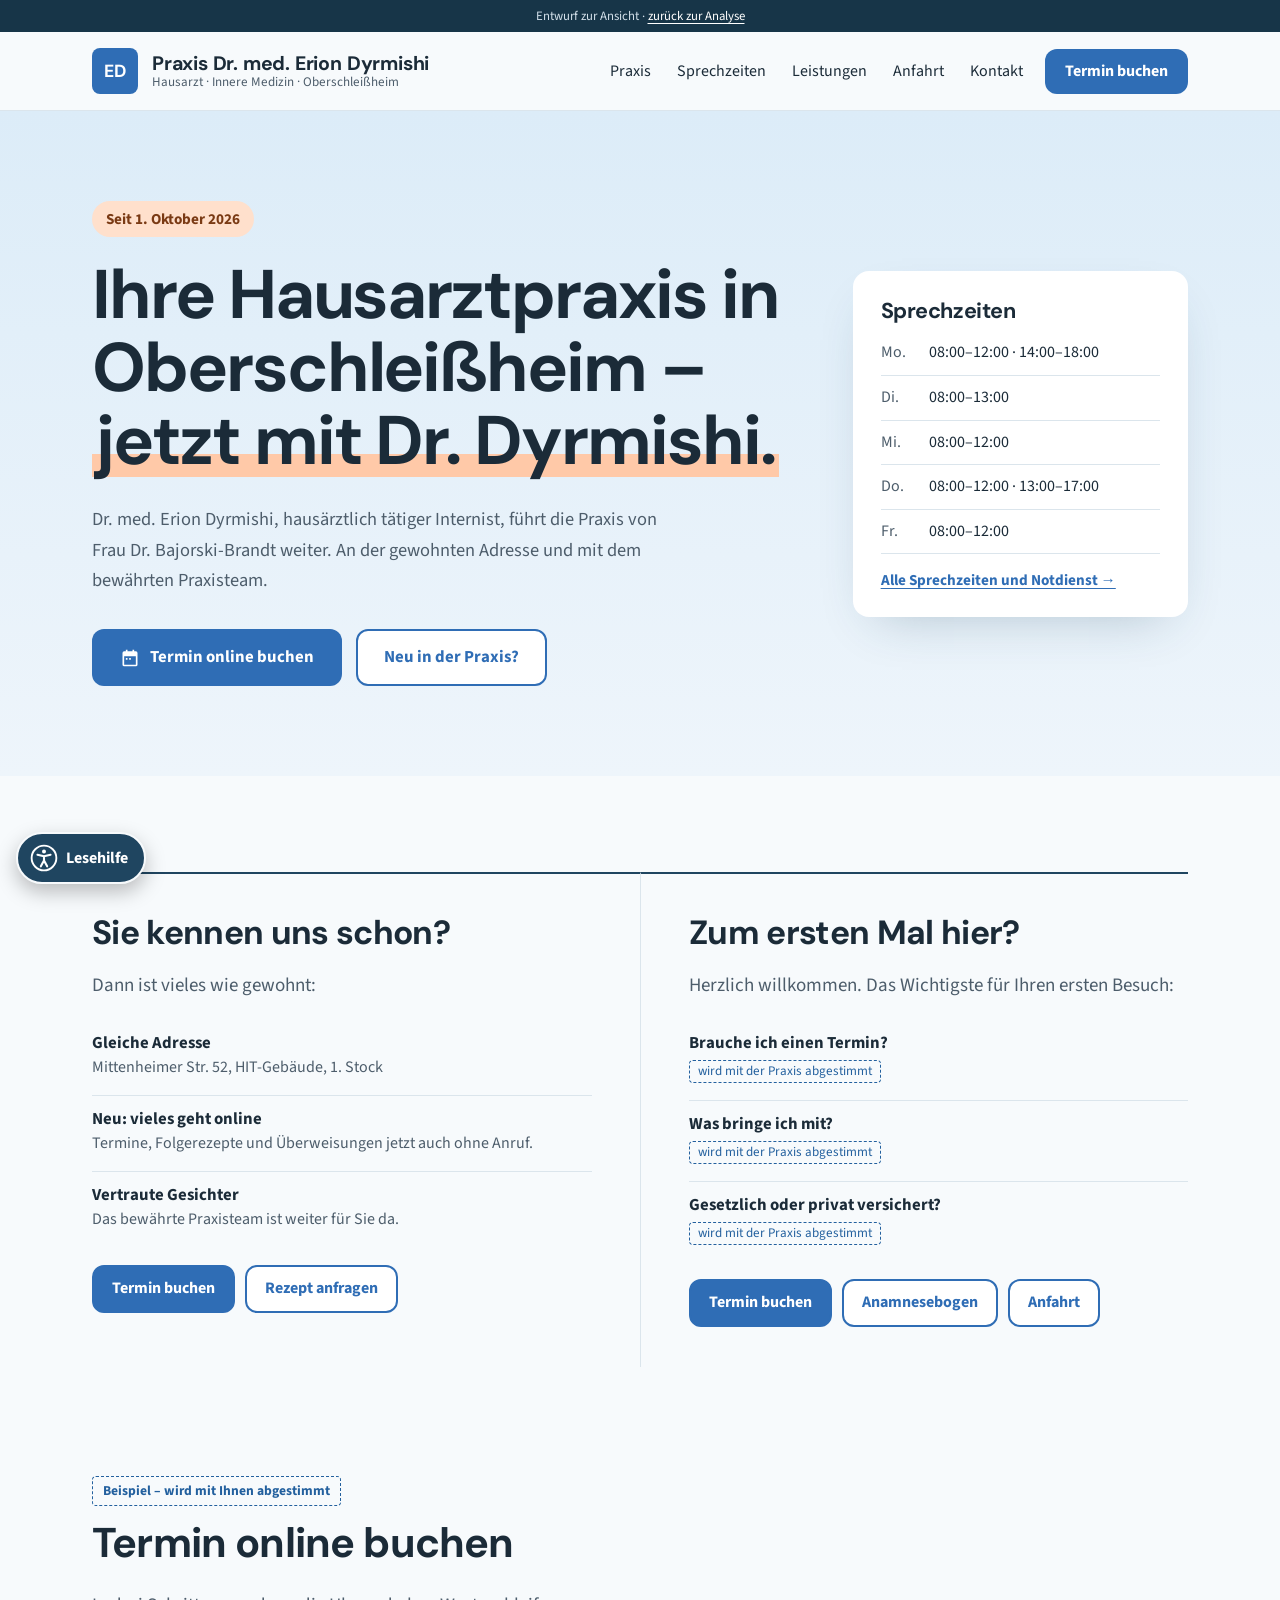
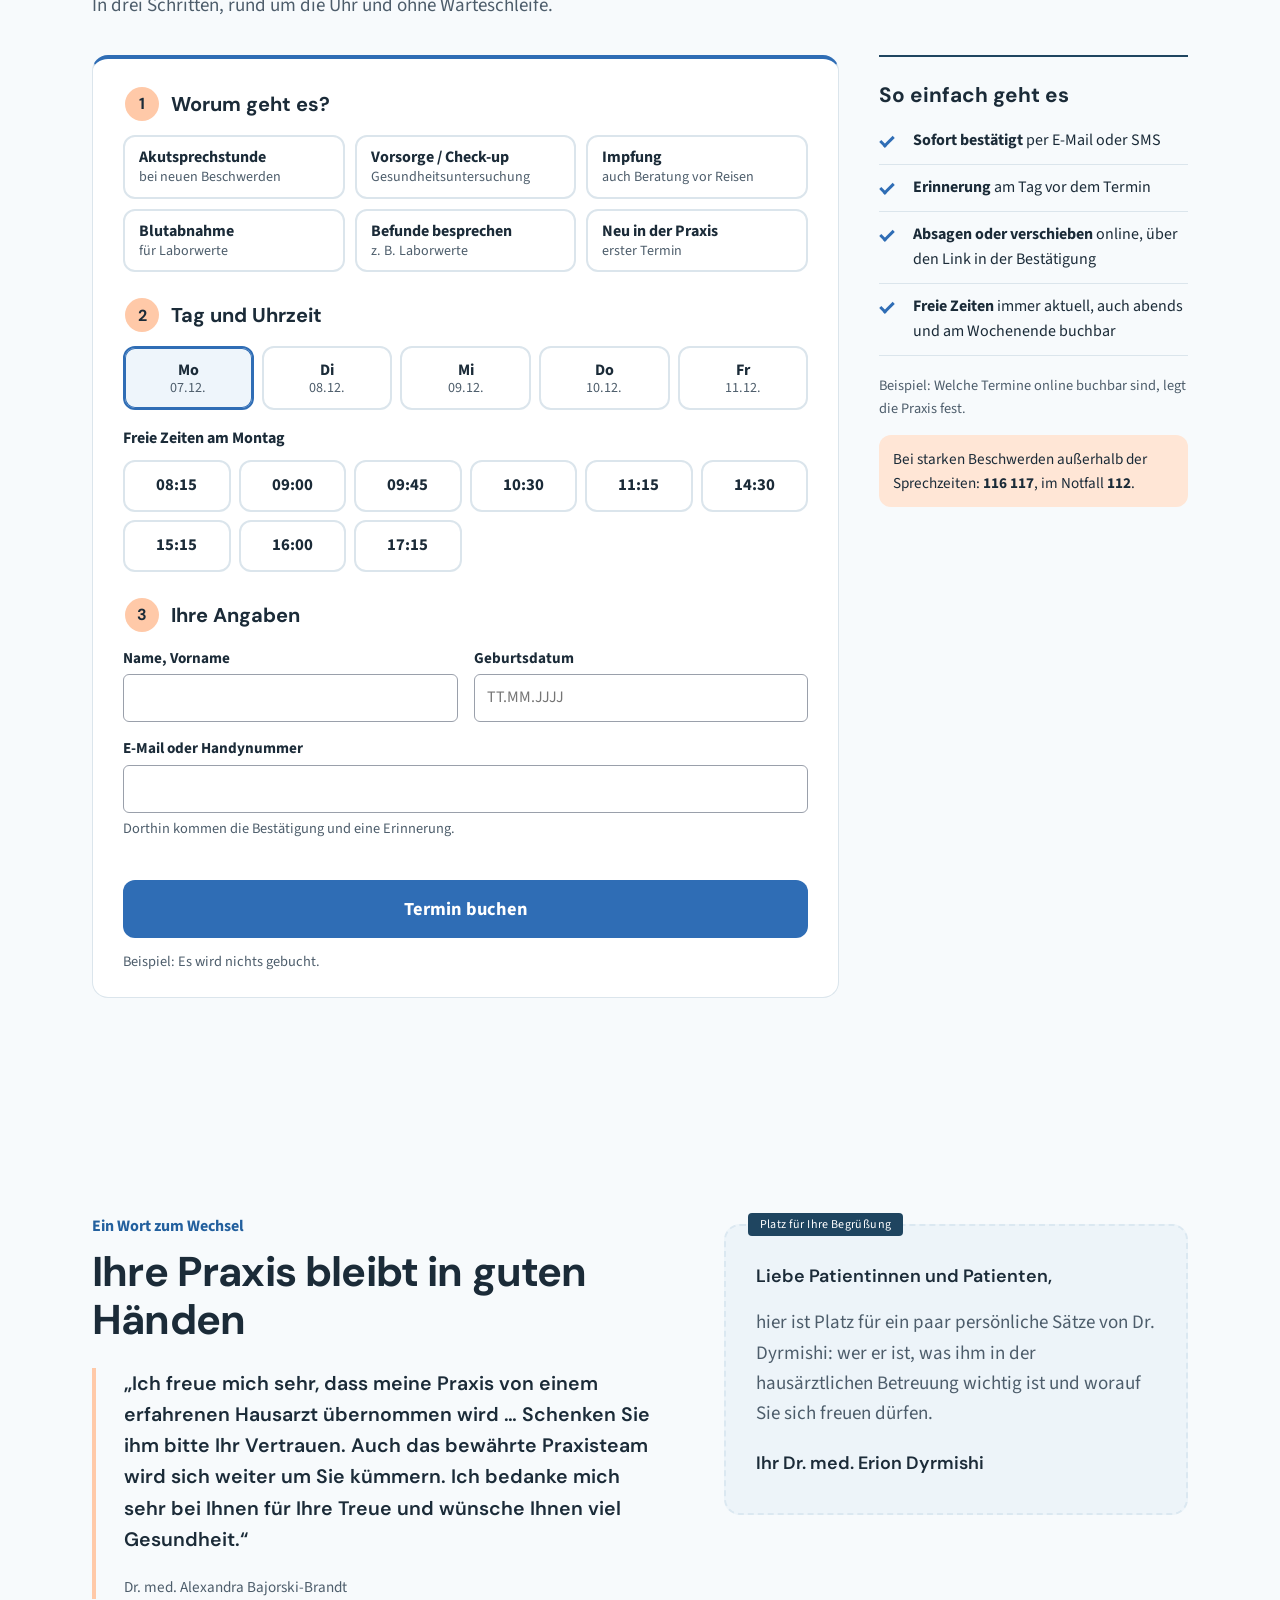
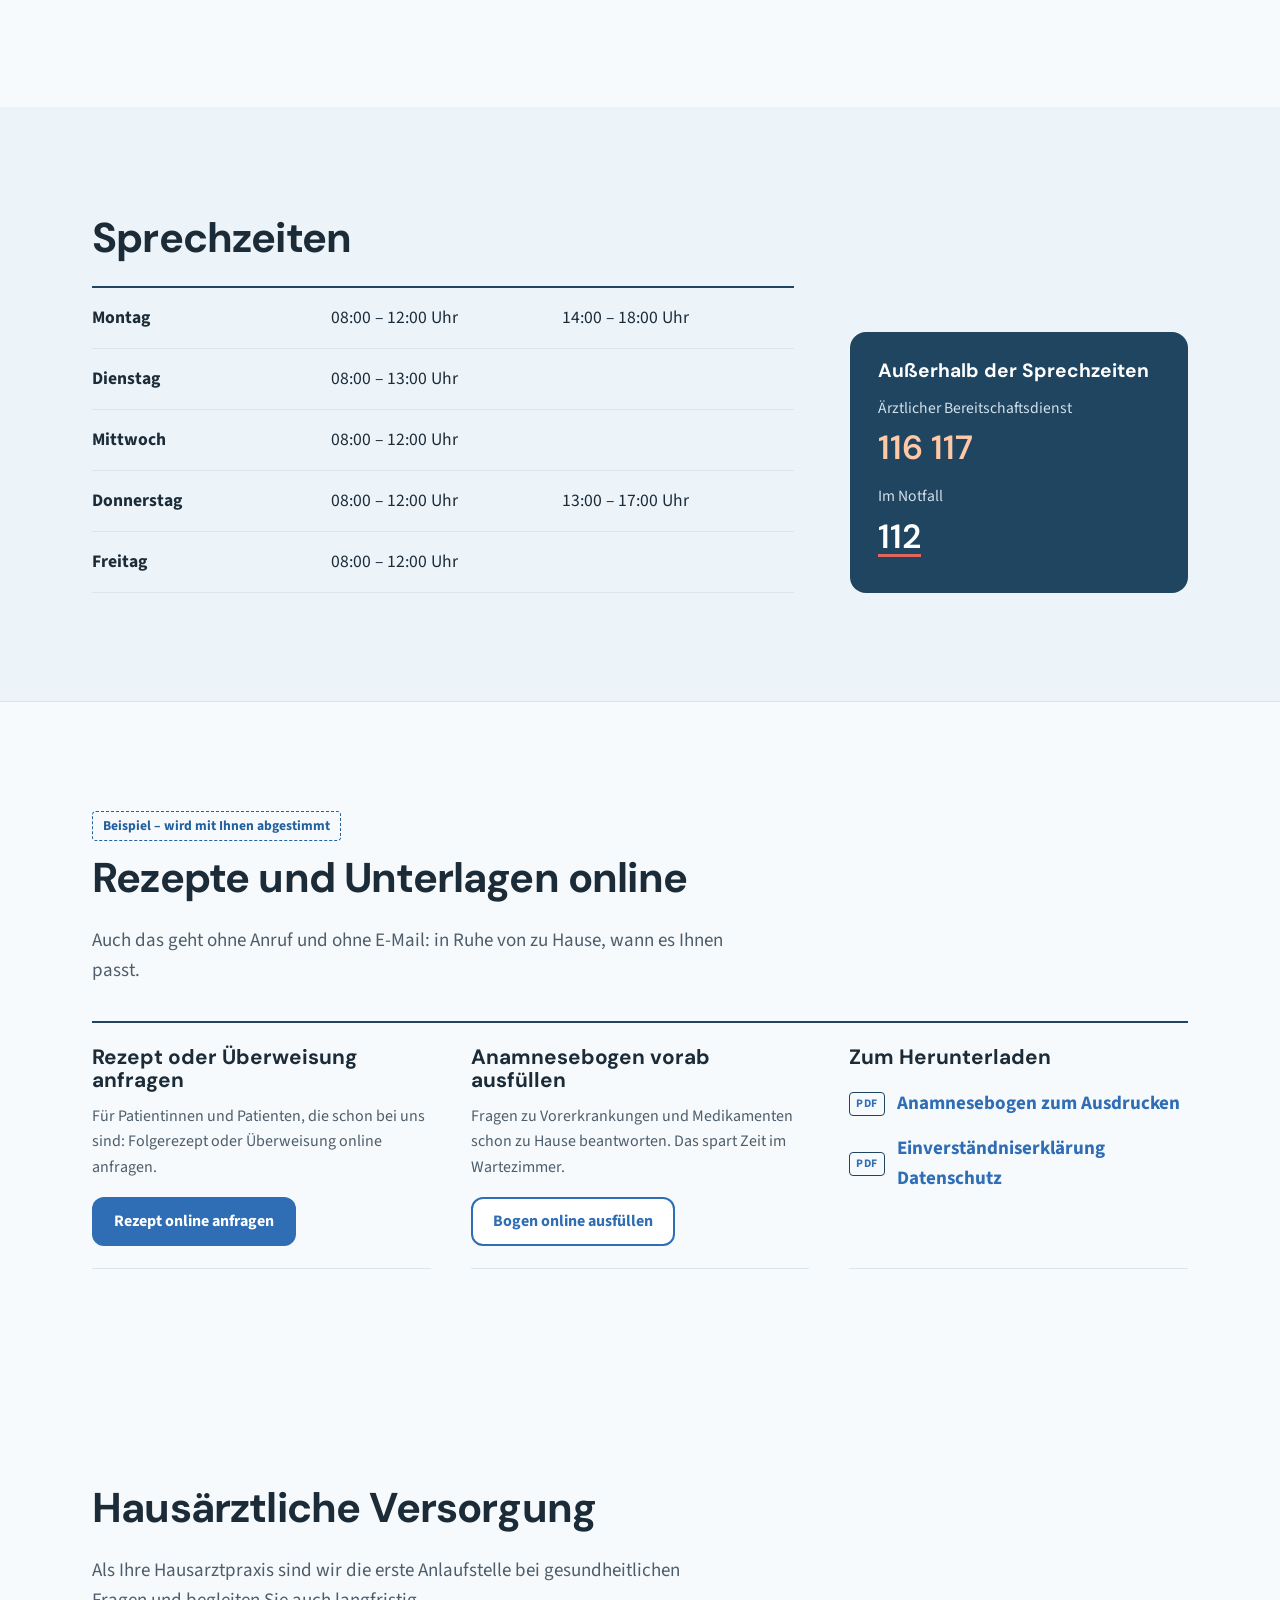
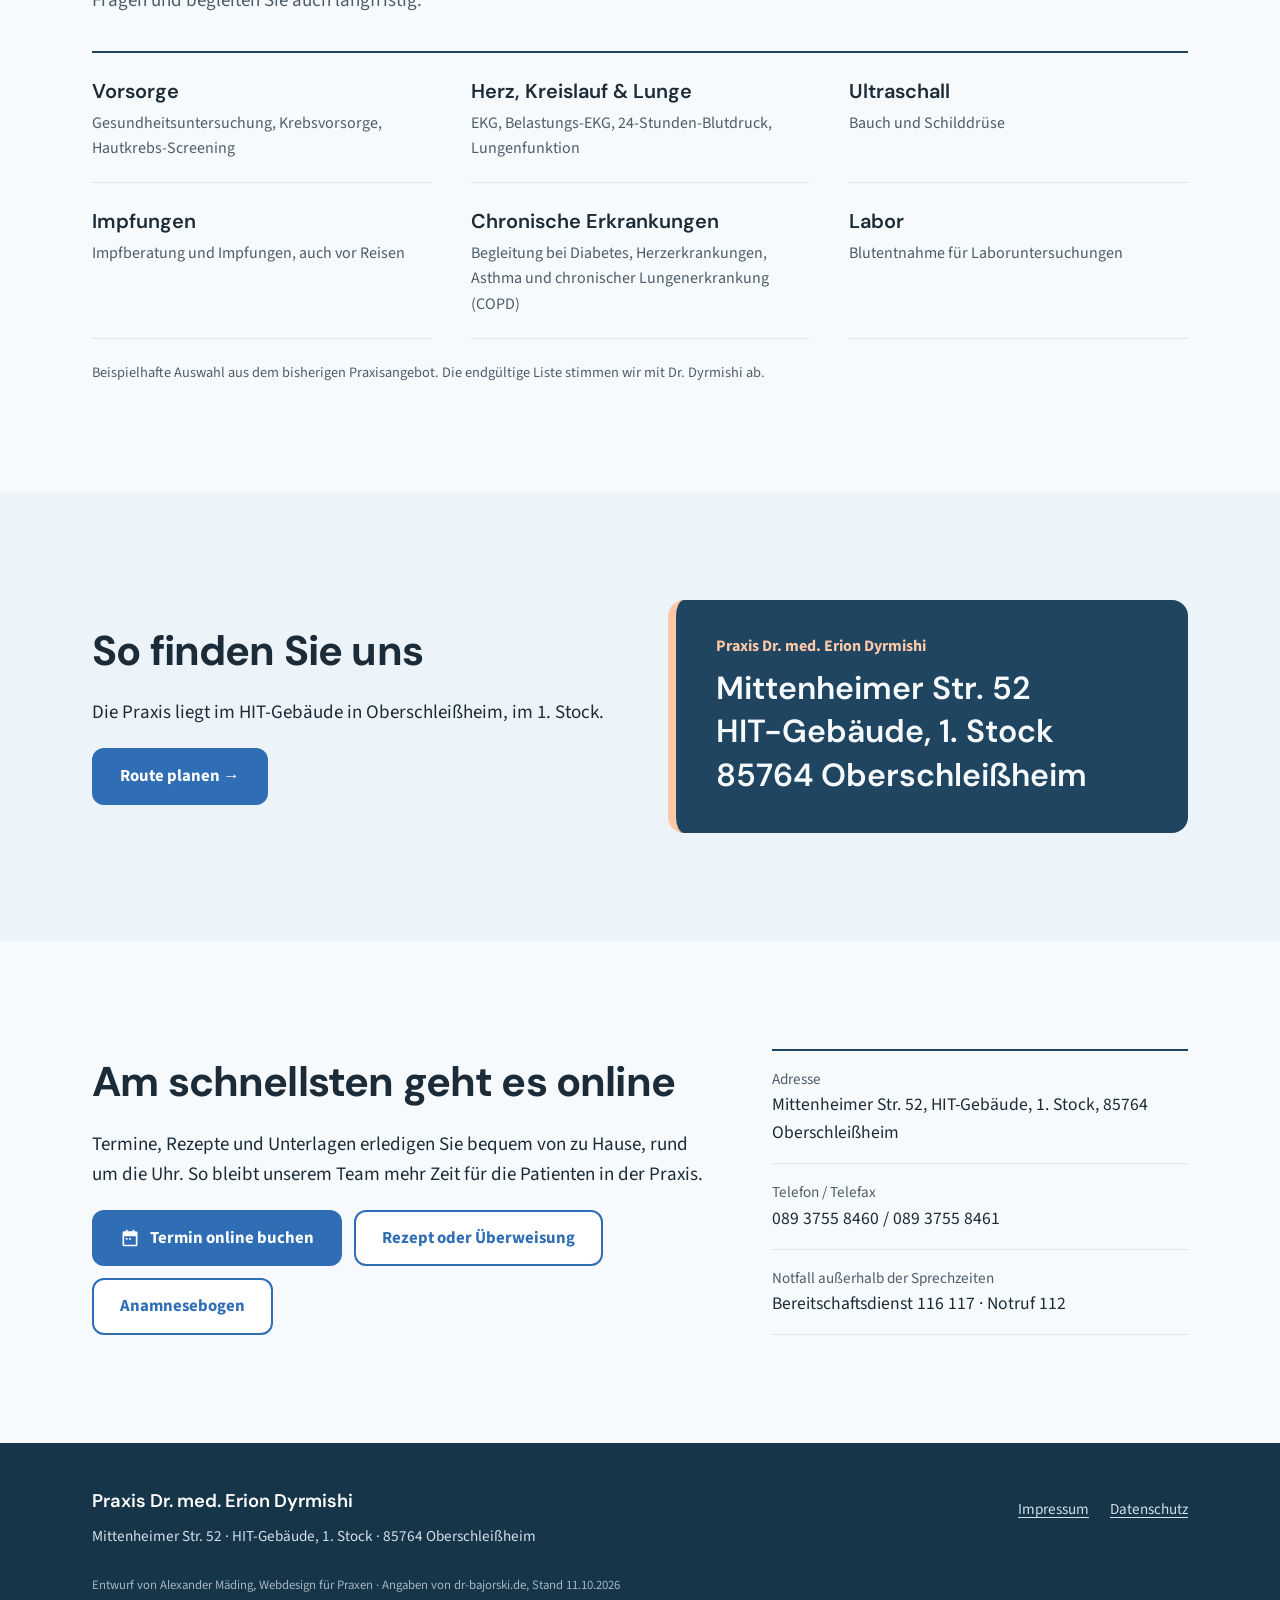
<file: startseite/index.html>
<!DOCTYPE html>
<html lang="de">
<head>
<meta charset="utf-8">
<meta name="viewport" content="width=device-width, initial-scale=1, viewport-fit=cover">
<title>Hausarztpraxis Dr. med. Erion Dyrmishi &middot; Oberschleißheim (Entwurf)</title>
<meta name="robots" content="noindex, nofollow">
<meta name="description" content="Entwurf: Hausarztpraxis Dr. med. Erion Dyrmishi, Hausarzt und Innere Medizin, Mittenheimer Str. 52, 85764 Oberschleißheim">
<meta name="theme-color" content="#dcecf8">
<link rel="icon" href="data:image/svg+xml,%3Csvg xmlns='http://www.w3.org/2000/svg' viewBox='0 0 32 32'%3E%3Crect width='32' height='32' rx='8' fill='%232f6db5'/%3E%3Ctext x='16' y='21' font-size='13' text-anchor='middle' fill='%23ffffff' font-family='Arial' font-weight='700'%3EED%3C/text%3E%3C/svg%3E">
<link rel="preload" href="../fonts/dm-sans-latin-700-normal.woff2" as="font" type="font/woff2" crossorigin>
<link rel="stylesheet" href="css/seite.css">
<link rel="stylesheet" href="../css/barrierefrei.css">
<script>
  // JS an + gespeicherte Lesehilfe sofort setzen (sonst flackert es beim Laden)
  (function (h) {
    h.className += ' js';
    try {
      var s = JSON.parse(localStorage.getItem('praxis-lesehilfe')) || {};
      if (s.schrift) h.className += ' a11y-schrift-' + s.schrift;
      ['kontrast', 'links', 'abstand', 'ruhig'].forEach(function (k) { if (s[k]) h.className += ' a11y-' + k; });
    } catch (e) {}
  })(document.documentElement);
</script>
</head>
<body>

<a class="skip" href="#inhalt">Zum Inhalt springen</a>

<!-- Hinweis Entwurf - klein, damit es nicht stört -->
<p class="entwurf-hinweis">Entwurf zur Ansicht &middot; <a href="../">zurück zur Analyse</a></p>

<header class="kopf">
  <div class="wrap kopf-inner">
    <a class="logo" href="#inhalt">
      <span class="logo-zeichen" aria-hidden="true">ED</span>
      <span class="logo-text">
        <span class="logo-name">Praxis Dr. med. Erion Dyrmishi</span>
        <span class="logo-sub">Hausarzt &middot; Innere Medizin<span class="nur-breit"> &middot; Oberschleißheim</span></span>
      </span>
    </a>
    <button class="burger" type="button" aria-label="Menü" aria-expanded="false" aria-controls="hauptmenue"><span></span><span></span><span></span></button>
    <nav class="menue" id="hauptmenue" aria-label="Hauptmenü">
      <a href="#wechsel">Praxis</a>
      <a href="#sprechzeiten">Sprechzeiten</a>
      <a href="#leistungen">Leistungen</a>
      <a href="#anfahrt">Anfahrt</a>
      <a href="#kontakt">Kontakt</a>
      <a href="#termin" class="menue-kontakt">Termin buchen</a>
    </nav>
  </div>
</header>

<main id="inhalt" tabindex="-1">

<!-- Hero - heller Verlauf statt Foto, Übernahme steht im wichtigsten Satz.
     Hauptknopf ist die Online-Buchung: entlastet das Telefon der Praxis -->
<section class="hero-bereich">
  <div class="wrap hero">
    <div class="hero-text">
      <p class="hero-chip">Seit 1. Oktober 2026</p>
      <h1 class="hero-titel">Ihre Hausarztpraxis in Oberschleißheim &ndash; <span class="unterstrich">jetzt mit Dr.&nbsp;Dyrmishi.</span></h1>
      <p class="hero-sub">Dr. med. Erion Dyrmishi, hausärztlich tätiger Internist, führt die Praxis von Frau Dr. Bajorski-Brandt weiter. An der gewohnten Adresse und mit dem bewährten Praxisteam.</p>
      <div class="hero-btns">
        <a href="#termin" class="btn btn-blau hero-haupt">
          <svg class="icon" viewBox="0 0 24 24" aria-hidden="true"><path d="M7 2v2H5a2 2 0 0 0-2 2v14a2 2 0 0 0 2 2h14a2 2 0 0 0 2-2V6a2 2 0 0 0-2-2h-2V2h-2v2H9V2H7zM5 10h14v10H5V10zm2 2v2h2v-2H7zm4 0v2h2v-2h-2z"/></svg>
          Termin online buchen
        </a>
        <a href="#neu" class="btn btn-rahmen">Neu in der Praxis?</a>
      </div>
    </div>

    <!-- Sprechzeiten-Karte statt Foto. Handy: nur "Heute" (per CSS/JS) -->
    <aside class="zeiten-karte" aria-labelledby="karte-titel">
      <h2 class="karte-titel" id="karte-titel">Sprechzeiten</h2>
      <p class="heute-zeile js-heute" hidden></p>
      <table class="js-zeiten karte-tabelle">
        <tr data-tag="1"><th scope="row">Mo.</th><td>08:00&ndash;12:00 &middot; 14:00&ndash;18:00</td></tr>
        <tr data-tag="2"><th scope="row">Di.</th><td>08:00&ndash;13:00</td></tr>
        <tr data-tag="3"><th scope="row">Mi.</th><td>08:00&ndash;12:00</td></tr>
        <tr data-tag="4"><th scope="row">Do.</th><td>08:00&ndash;12:00 &middot; 13:00&ndash;17:00</td></tr>
        <tr data-tag="5"><th scope="row">Fr.</th><td>08:00&ndash;12:00</td></tr>
      </table>
      <a class="alle-zeiten" href="#sprechzeiten">Alle Sprechzeiten und Notdienst &rarr;</a>
    </aside>
  </div>
</section>

<!-- Zwei Wege: wer schon da war / wer neu ist (Idee von One Medical) -->
<section class="wege" aria-label="Schnellzugang">
  <div class="wrap wege-inner">
    <div class="weg weg-stamm">
      <h2 class="weg-titel">Sie kennen uns schon?</h2>
      <p class="weg-text">Dann ist vieles wie gewohnt:</p>
      <ul class="weg-liste">
        <li><h3>Gleiche Adresse</h3><p>Mittenheimer Str. 52, HIT-Gebäude, 1.&nbsp;Stock</p></li>
        <li><h3>Neu: vieles geht online</h3><p>Termine, Folgerezepte und Überweisungen jetzt auch ohne Anruf.</p></li>
        <li><h3>Vertraute Gesichter</h3><p>Das bewährte Praxisteam ist weiter für Sie da.</p></li>
      </ul>
      <p class="weg-links"><a href="#termin">Termin buchen</a> <a href="#rezept">Rezept anfragen</a></p>
    </div>
    <div class="weg weg-neu" id="neu">
      <h2 class="weg-titel">Zum ersten Mal hier?</h2>
      <p class="weg-text">Herzlich willkommen. Das Wichtigste für Ihren ersten Besuch:</p>
      <!-- Platzhalter: Antworten mit Dr. Dyrmishi abstimmen, nichts erfinden -->
      <ul class="weg-liste weg-fragen">
        <li><h3>Brauche ich einen Termin?</h3><p class="platzhalter">wird mit der Praxis abgestimmt</p></li>
        <li><h3>Was bringe ich mit?</h3><p class="platzhalter">wird mit der Praxis abgestimmt</p></li>
        <li><h3>Gesetzlich oder privat versichert?</h3><p class="platzhalter">wird mit der Praxis abgestimmt</p></li>
      </ul>
      <p class="weg-links"><a href="#termin">Termin buchen</a> <a href="#anamnese">Anamnesebogen</a> <a href="#anfahrt">Anfahrt</a></p>
    </div>
  </div>
</section>

<!-- Online-Termin - Beispiel einer Buchung in drei Schritten.
     Attrappe: Gründe und freie Zeiten sind Beispiele, es wird nichts gebucht.
     Später über einen Buchungsdienst nach Wahl der Praxis -->
<section class="abschnitt abschnitt-termin" id="termin">
  <div class="wrap">
    <p class="beispiel-chip reveal">Beispiel &ndash; wird mit Ihnen abgestimmt</p>
    <h2 class="reveal">Termin online buchen</h2>
    <p class="abschnitt-text reveal">In drei Schritten, rund um die Uhr und ohne Warteschleife.</p>

    <div class="buchung">
      <form class="buchung-form reveal" id="buchung" novalidate>
        <!-- Schritt 1: Grund -->
        <fieldset class="schritt">
          <legend><span class="schritt-nr" aria-hidden="true">1</span>Worum geht es?</legend>
          <div class="wahl-grid">
            <label class="wahl"><input type="radio" name="grund" value="Akutsprechstunde"><span>Akutsprechstunde<small>bei neuen Beschwerden</small></span></label>
            <label class="wahl"><input type="radio" name="grund" value="Vorsorge / Check-up"><span>Vorsorge / Check-up<small>Gesundheitsuntersuchung</small></span></label>
            <label class="wahl"><input type="radio" name="grund" value="Impfung"><span>Impfung<small>auch Beratung vor Reisen</small></span></label>
            <label class="wahl"><input type="radio" name="grund" value="Blutabnahme"><span>Blutabnahme<small>für Laborwerte</small></span></label>
            <label class="wahl"><input type="radio" name="grund" value="Besprechung von Befunden"><span>Befunde besprechen<small>z.&nbsp;B. Laborwerte</small></span></label>
            <label class="wahl"><input type="radio" name="grund" value="Erster Termin (Neupatient)"><span>Neu in der Praxis<small>erster Termin</small></span></label>
          </div>
        </fieldset>

        <!-- Schritt 2: Tag + Uhrzeit (Tage und Zeiten setzt seite.js aus den Sprechzeiten) -->
        <fieldset class="schritt">
          <legend><span class="schritt-nr" aria-hidden="true">2</span>Tag und Uhrzeit</legend>
          <div class="tage js-tage"></div>
          <p class="slots-titel" id="slots-titel">Freie Zeiten <span class="js-slots-tag"></span></p>
          <div class="slots js-slots" role="group" aria-labelledby="slots-titel"></div>
        </fieldset>

        <!-- Schritt 3: Angaben -->
        <fieldset class="schritt">
          <legend><span class="schritt-nr" aria-hidden="true">3</span>Ihre Angaben</legend>
          <div class="feld-reihe">
            <p class="feld"><label for="b-name">Name, Vorname</label><input id="b-name" name="name" type="text" autocomplete="off"></p>
            <p class="feld"><label for="b-geb">Geburtsdatum</label><input id="b-geb" name="geburtsdatum" type="text" inputmode="numeric" placeholder="TT.MM.JJJJ" autocomplete="off"></p>
          </div>
          <p class="feld"><label for="b-kontakt">E-Mail oder Handynummer</label><input id="b-kontakt" name="kontakt" type="text" autocomplete="off" aria-describedby="b-kontakt-info"><small class="feld-info" id="b-kontakt-info">Dorthin kommen die Bestätigung und eine Erinnerung.</small></p>
        </fieldset>

        <button class="btn btn-blau btn-buchen" type="submit">Termin buchen</button>
        <p class="form-hinweis" id="buchung-hinweis" role="status" aria-live="polite">Beispiel: Es wird nichts gebucht.</p>
      </form>

      <aside class="buchung-vorteile reveal" aria-labelledby="vorteile-titel">
        <h3 id="vorteile-titel">So einfach geht es</h3>
        <ul class="haken-liste">
          <li><b>Sofort bestätigt</b> per E-Mail oder SMS</li>
          <li><b>Erinnerung</b> am Tag vor dem Termin</li>
          <li><b>Absagen oder verschieben</b> online, über den Link in der Bestätigung</li>
          <li><b>Freie Zeiten</b> immer aktuell, auch abends und am Wochenende buchbar</li>
        </ul>
        <p class="vorteile-klein">Beispiel: Welche Termine online buchbar sind, legt die Praxis fest.</p>
        <p class="vorteile-notfall">Bei starken Beschwerden außerhalb der Sprechzeiten: <b>116&nbsp;117</b>, im Notfall <b>112</b>.</p>
      </aside>
    </div>
  </div>
</section>

<!-- Wechsel - Brief von Frau Dr. Bajorski-Brandt (Original-Text von ihrer Seite, gekürzt) -->
<section class="abschnitt abschnitt-wechsel" id="wechsel">
  <div class="wrap wechsel">
    <div class="wechsel-text">
      <p class="eyebrow reveal">Ein Wort zum Wechsel</p>
      <h2 class="reveal">Ihre Praxis bleibt in guten Händen</h2>
      <figure class="zitat reveal">
        <blockquote>
          <p>&bdquo;Ich freue mich sehr, dass meine Praxis von einem erfahrenen Hausarzt übernommen wird &hellip; Schenken Sie ihm bitte Ihr Vertrauen. Auch das bewährte Praxisteam wird sich weiter um Sie kümmern. Ich bedanke mich sehr bei Ihnen für Ihre Treue und wünsche Ihnen viel Gesundheit.&ldquo;</p>
        </blockquote>
        <figcaption>Dr. med. Alexandra Bajorski-Brandt</figcaption>
      </figure>
    </div>
    <!-- Platzhalter: hier gehört ein Gruß von Dr. Dyrmishi selbst hin -->
    <div class="gruss-platz reveal">
      <span class="gruss-label">Platz für Ihre Begrüßung</span>
      <p class="gruss-titel">Liebe Patientinnen und Patienten,</p>
      <p>hier ist Platz für ein paar persönliche Sätze von Dr. Dyrmishi: wer er ist, was ihm in der hausärztlichen Betreuung wichtig ist und worauf Sie sich freuen dürfen.</p>
      <p class="gruss-unterschrift">Ihr Dr. med. Erion Dyrmishi</p>
    </div>
  </div>
</section>

<!-- Sprechzeiten ausführlich + Notfall -->
<section class="abschnitt abschnitt-zeiten" id="sprechzeiten">
  <div class="wrap zeiten">
    <div>
      <h2 class="reveal">Sprechzeiten</h2>
      <table class="zeiten-tabelle js-zeiten reveal">
        <tr data-tag="1"><th scope="row">Montag</th><td>08:00 &ndash; 12:00 Uhr</td><td>14:00 &ndash; 18:00 Uhr</td></tr>
        <tr data-tag="2"><th scope="row">Dienstag</th><td>08:00 &ndash; 13:00 Uhr</td><td></td></tr>
        <tr data-tag="3"><th scope="row">Mittwoch</th><td>08:00 &ndash; 12:00 Uhr</td><td></td></tr>
        <tr data-tag="4"><th scope="row">Donnerstag</th><td>08:00 &ndash; 12:00 Uhr</td><td>13:00 &ndash; 17:00 Uhr</td></tr>
        <tr data-tag="5"><th scope="row">Freitag</th><td>08:00 &ndash; 12:00 Uhr</td><td></td></tr>
      </table>
    </div>
    <div class="notfall reveal">
      <h3>Außerhalb der Sprechzeiten</h3>
      <p>Ärztlicher Bereitschaftsdienst</p>
      <a class="notfall-nr" href="tel:116117">116 117</a>
      <p>Im Notfall</p>
      <a class="notfall-nr notfall-112" href="tel:112">112</a>
    </div>
  </div>
</section>

<!-- Online erledigen - Rezept, Anamnesebogen, Downloads. Alles Attrappe, Downloads sind Platzhalter -->
<section class="abschnitt abschnitt-online" id="online">
  <div class="wrap">
    <p class="beispiel-chip reveal">Beispiel &ndash; wird mit Ihnen abgestimmt</p>
    <h2 class="reveal">Rezepte und Unterlagen online</h2>
    <p class="abschnitt-text reveal">Auch das geht ohne Anruf und ohne E-Mail: in Ruhe von zu Hause, wann es Ihnen passt.</p>

    <div class="online">
      <!-- Rezept / Überweisung für Stammpatienten -->
      <div class="online-punkt reveal" id="rezept">
        <h3>Rezept oder Überweisung anfragen</h3>
        <p>Für Patientinnen und Patienten, die schon bei uns sind: Folgerezept oder Überweisung online anfragen.</p>
        <a href="#rezept" class="btn btn-blau" data-demo="rezept">Rezept online anfragen</a>
      </div>
      <!-- Anamnesebogen vorab -->
      <div class="online-punkt reveal" id="anamnese">
        <h3>Anamnesebogen vorab ausfüllen</h3>
        <p>Fragen zu Vorerkrankungen und Medikamenten schon zu Hause beantworten. Das spart Zeit im Wartezimmer.</p>
        <a href="#anamnese" class="btn btn-rahmen" data-demo="anamnese">Bogen online ausfüllen</a>
      </div>
      <!-- Downloads - nur Beispiel-Titel, keine echten Dokumente -->
      <div class="online-punkt reveal" id="downloads">
        <h3>Zum Herunterladen</h3>
        <ul class="downloads">
          <li><a href="#downloads" data-demo="download"><span class="dl-typ">PDF</span>Anamnesebogen zum Ausdrucken</a></li>
          <li><a href="#downloads" data-demo="download"><span class="dl-typ">PDF</span>Einverständniserklärung Datenschutz</a></li>
        </ul>
      </div>
    </div>
  </div>
</section>

<!-- Leistungen - schlichte Liste statt Kacheln. Auswahl aus dem bisherigen Angebot, wird abgestimmt -->
<section class="abschnitt abschnitt-leistungen" id="leistungen">
  <div class="wrap">
    <h2 class="reveal">Hausärztliche Versorgung</h2>
    <p class="abschnitt-text reveal">Als Ihre Hausarztpraxis sind wir die erste Anlaufstelle bei gesundheitlichen Fragen und begleiten Sie auch langfristig.</p>
    <dl class="leistungen reveal">
      <div><dt>Vorsorge</dt><dd>Gesundheitsuntersuchung, Krebsvorsorge, Hautkrebs-Screening</dd></div>
      <div><dt>Herz, Kreislauf &amp; Lunge</dt><dd>EKG, Belastungs-EKG, 24-Stunden-Blutdruck, Lungenfunktion</dd></div>
      <div><dt>Ultraschall</dt><dd>Bauch und Schilddrüse</dd></div>
      <div><dt>Impfungen</dt><dd>Impfberatung und Impfungen, auch vor Reisen</dd></div>
      <div><dt>Chronische Erkrankungen</dt><dd>Begleitung bei Diabetes, Herzerkrankungen, Asthma und chronischer Lungenerkrankung (COPD)</dd></div>
      <div><dt>Labor</dt><dd>Blutentnahme für Laboruntersuchungen</dd></div>
    </dl>
    <p class="leistungen-hinweis reveal">Beispielhafte Auswahl aus dem bisherigen Praxisangebot. Die endgültige Liste stimmen wir mit Dr. Dyrmishi ab.</p>
  </div>
</section>

<!-- Anfahrt - Adresse groß als Farbfläche, Karte erst nach Klick (Datenschutz) -->
<section class="abschnitt abschnitt-anfahrt" id="anfahrt">
  <div class="wrap anfahrt">
    <div>
      <h2 class="reveal">So finden Sie uns</h2>
      <p class="reveal">Die Praxis liegt im HIT-Gebäude in Oberschleißheim, im 1.&nbsp;Stock.</p>
      <a href="#anfahrt" class="btn btn-blau reveal" data-demo="route">Route planen&nbsp;&rarr;</a>
    </div>
    <address class="adress-block reveal">
      <span class="adress-klein">Praxis Dr. med. Erion Dyrmishi</span>
      Mittenheimer Str.&nbsp;52<br>
      HIT-Gebäude, 1.&nbsp;Stock<br>
      85764 Oberschleißheim
    </address>
  </div>
</section>

<!-- Kontakt - am schnellsten online. Telefon und Fax nur klein, für alle, die es brauchen -->
<section class="abschnitt abschnitt-kontakt" id="kontakt">
  <div class="wrap kontakt">
    <div>
      <h2 class="reveal">Am schnellsten geht es online</h2>
      <p class="reveal">Termine, Rezepte und Unterlagen erledigen Sie bequem von zu Hause, rund um die Uhr. So bleibt unserem Team mehr Zeit für die Patienten in der Praxis.</p>
      <div class="kontakt-wege reveal">
        <a href="#termin" class="btn btn-blau"><svg class="icon" viewBox="0 0 24 24" aria-hidden="true"><path d="M7 2v2H5a2 2 0 0 0-2 2v14a2 2 0 0 0 2 2h14a2 2 0 0 0 2-2V6a2 2 0 0 0-2-2h-2V2h-2v2H9V2H7zM5 10h14v10H5V10zm2 2v2h2v-2H7zm4 0v2h2v-2h-2z"/></svg>Termin online buchen</a>
        <a href="#rezept" class="btn btn-rahmen">Rezept oder Überweisung</a>
        <a href="#anamnese" class="btn btn-rahmen">Anamnesebogen</a>
      </div>
    </div>
    <ul class="kontakt-liste reveal">
      <li><span>Adresse</span>Mittenheimer Str.&nbsp;52, HIT-Gebäude, 1.&nbsp;Stock, 85764 Oberschleißheim</li>
      <li><span>Telefon / Telefax</span>089&nbsp;3755&nbsp;8460 / 089&nbsp;3755&nbsp;8461</li>
      <li><span>Notfall außerhalb der Sprechzeiten</span>Bereitschaftsdienst 116&nbsp;117 &middot; Notruf 112</li>
    </ul>
  </div>
</section>

</main>

<footer class="fuss">
  <div class="wrap fuss-inner">
    <div>
      <p class="fuss-name">Praxis Dr. med. Erion Dyrmishi</p>
      <p>Mittenheimer Str. 52 &middot; HIT-Gebäude, 1. Stock &middot; 85764 Oberschleißheim</p>
    </div>
    <p class="fuss-links"><a href="#inhalt" data-demo="recht">Impressum</a> <a href="#inhalt" data-demo="recht">Datenschutz</a></p>
  </div>
  <p class="wrap fuss-klein">Entwurf von Alexander Mäding, Webdesign für Praxen &middot; Angaben von dr-bajorski.de, Stand 11.10.2026</p>
</footer>

<!-- Handy: Leiste unten mit Online-Buchung und Rezept (kein Anruf-Knopf, das Telefon soll entlastet werden) -->
<div class="handy-leiste">
  <a href="#termin" class="btn btn-blau">Termin buchen</a>
  <a href="#rezept" class="btn btn-rahmen">Rezept</a>
</div>

<p class="hinweis-toast" id="hinweis" role="status" aria-live="polite"></p>

<script src="js/seite.js"></script>
<script src="../js/barrierefrei.js"></script>
</body>
</html>
</file>
<file: css/style.css>
/* Entwurf Dyrmishi - Analyse-Seite */

/* Schriften lokal (OFL): DM Sans für Überschriften (freundlich, modern), Source Sans 3 für Text (offen, gut lesbar) */
@font-face {
  font-family: "DM Sans";
  src: url("../fonts/dm-sans-latin-600-normal.woff2") format("woff2");
  font-weight: 600;
  font-display: swap;
}
@font-face {
  font-family: "DM Sans";
  src: url("../fonts/dm-sans-latin-700-normal.woff2") format("woff2");
  font-weight: 700;
  font-display: swap;
}
@font-face {
  font-family: "Source Sans 3";
  src: url("../fonts/source-sans-3-latin-400-normal.woff2") format("woff2");
  font-weight: 400;
  font-display: swap;
}
@font-face {
  font-family: "Source Sans 3";
  src: url("../fonts/source-sans-3-latin-700-normal.woff2") format("woff2");
  font-weight: 700;
  font-display: swap;
}

/* Farben: helles Himmelblau als Grund, warmes Pfirsich als Akzent, kräftiges Blau für Knöpfe.
   Bewusst nicht Arzt-Grün und nicht dunkel-förmlich (Alex: "sieht nach Kanzlei aus").
   Kontraste: Weiß auf Blau 5,3:1 · Akzent auf Papier 6,2:1 · Grau auf Himmel 5,6:1 · Pfirsich auf Tiefblau 6,8:1 */
:root {
  --himmel: #dcecf8;
  --himmel-hell: #eef5fb;
  --blau: #2f6db5;          /* Knöpfe, Links */
  --blau-dunkel: #255c9c;
  --tiefblau: #1f4560;      /* nur kleine dunkle Kästen und Fuß */
  --tiefblau-dunkel: #173548;
  --pfirsich: #ffc9a8;
  --pfirsich-hell: #ffe6d6;
  --akzent: #23609e;        /* Akzentschrift auf hell */
  --papier: #f7fafc;
  --papier-2: #edf4f9;
  --sand: #dbe8f1;
  --text: #1b2b38;
  --grau: #4d5d6b;
  --linie: #dbe5ec;
  --titel: "DM Sans", "Source Sans 3", Arial, sans-serif;
  --sans: "Source Sans 3", -apple-system, BlinkMacSystemFont, "Segoe UI", Roboto, Arial, sans-serif;
  --radius: 16px;
  --schatten: 0 1px 2px rgba(31,69,96,.05), 0 12px 40px -16px rgba(31,69,96,.18);
}

*, *::before, *::after { box-sizing: border-box; }

html { scroll-behavior: smooth; -webkit-text-size-adjust: 100%; }

body {
  margin: 0;
  font-family: var(--sans);
  font-size: 1.0625rem; /* 17px, in rem damit "Schrift größer" greift */
  line-height: 1.65;
  color: var(--text);
  background: var(--papier);
}

h1, h2, h3, h4 {
  font-family: var(--titel);
  font-weight: 700;
  line-height: 1.18;
  margin: 0 0 .6em;
  overflow-wrap: break-word;
  hyphens: auto;
}
h1 { font-size: clamp(2.05rem, 5vw, 3.4rem); line-height: 1.1; letter-spacing: -.03em; }
h2 { font-size: clamp(1.7rem, 3.3vw, 2.45rem); letter-spacing: -.02em; }
h3 { font-size: 1.28rem; }
/* Name in der Anrede: Pfirsich-Textmarker wie auf der Startseite */
h1 em {
  font-style: normal;
  background-image: linear-gradient(var(--pfirsich), var(--pfirsich));
  background-size: 100% .34em;
  background-position: 0 88%;
  background-repeat: no-repeat;
  -webkit-box-decoration-break: clone;
  box-decoration-break: clone;
}

p { margin: 0 0 1em; }

a { color: var(--blau); }
a:hover { color: var(--blau-dunkel); }
a:focus-visible, button:focus-visible, [tabindex]:focus-visible, summary:focus-visible {
  outline: 3px solid var(--blau);
  outline-offset: 3px;
}

.nw { white-space: nowrap; }

.wrap {
  max-width: 1100px;
  margin: 0 auto;
  padding: 0 24px;
}
.wrap.schmal { max-width: 720px; }

section[id] { scroll-margin-top: 64px; }

/* Kopfzeile */
.topbar {
  position: sticky;
  top: 0;
  z-index: 20;
  background: rgba(247,250,252,.92);
  -webkit-backdrop-filter: saturate(140%) blur(10px);
  backdrop-filter: saturate(140%) blur(10px);
  border-bottom: 1px solid var(--linie);
}
.topbar-inner {
  display: flex;
  align-items: center;
  justify-content: space-between;
  height: 56px;
}
.topbar-titel {
  font-family: var(--titel);
  font-weight: 700;
  font-size: 1.08rem;
  white-space: nowrap;
}
.topnav { display: flex; }
.topnav a {
  display: block;
  padding: 14px 8px; /* Tippfläche 44px */
  margin-left: 8px;
  text-decoration: none;
  color: var(--text);
  font-size: .95rem;
  line-height: 16px;
  white-space: nowrap;
}
.topnav a:hover { color: var(--blau); }

/* Intro - heller Himmel-Verlauf wie der Hero der Startseite, keine Deko-Formen */
.intro {
  position: relative;
  overflow: hidden;
  padding: clamp(64px, 11vw, 120px) 0 clamp(56px, 8vw, 90px);
  background: linear-gradient(180deg, var(--himmel) 0%, var(--himmel-hell) 100%);
}
.intro .wrap { position: relative; z-index: 1; }
.kicker { font-size: .95rem; font-weight: 700; color: var(--akzent); }
.lead { font-size: clamp(1.1rem, 2vw, 1.28rem); line-height: 1.55; }
.weiter {
  display: inline-block;
  padding: 12px 0;
  text-decoration: none;
  font-weight: 700;
}
.weiter span { display: inline-block; transition: transform .3s; }
.weiter:hover span { transform: translateY(3px); }

/* Abschnitte */
.abschnitt { padding: clamp(64px, 10vw, 110px) 0; }
.abschnitt-hell { background: var(--papier); }
.abschnitt-beispiel { background: #fff; }
#analyse { background: var(--papier-2); }
.abschnitt-angebot { background: var(--papier); }

.eyebrow {
  font-size: .95rem;
  color: var(--grau);
  margin-bottom: 6px;
}
.abschnitt-text {
  max-width: 660px;
  color: var(--grau);
  margin-bottom: 36px;
}

/* Was gut ist */
.gut-liste {
  list-style: none;
  margin: 0;
  padding: 0;
  display: grid;
  grid-template-columns: repeat(2, 1fr);
  gap: 18px 40px;
}
.gut-liste li { position: relative; padding-left: 30px; }
.gut-liste li::before {
  content: "";
  position: absolute;
  left: 0;
  top: .45em;
  width: 14px;
  height: 8px;
  border-left: 2px solid var(--tiefblau);
  border-bottom: 2px solid var(--tiefblau);
  transform: rotate(-45deg);
}

/* Vorher - kleiner Ausschnitt der jetzigen Seite */
.vorher {
  display: grid;
  grid-template-columns: 1fr 1fr;
  gap: 28px;
  align-items: start;
  margin-top: 48px;
}
.vorher figure { margin: 0; }
.vorher img {
  display: block;
  width: 100%;
  height: auto;
  border-radius: 14px;
  border: 1px solid var(--linie);
  box-shadow: var(--schatten);
}
.vorher figcaption { font-size: .88rem; color: var(--grau); margin-top: 10px; }
.vorher-handy img { max-width: 380px; margin: 0 auto; }
.vorher-handy figcaption { text-align: center; }

/* Analyse Punkte */
.punkte { display: flex; flex-direction: column; gap: 22px; }
.punkt {
  display: grid;
  grid-template-columns: 56px 1fr;
  gap: 20px;
  background: #fff;
  border-radius: var(--radius);
  box-shadow: var(--schatten);
  padding: 32px 34px 18px 28px;
}
.punkt h3 { margin-top: 6px; }
.punkt-nr {
  width: 46px;
  height: 46px;
  border-radius: 8px;
  background: var(--pfirsich);
  color: var(--text);
  font-family: var(--titel);
  font-weight: 700;
  font-size: 1.35rem;
  display: flex;
  align-items: center;
  justify-content: center;
}
.vorschlag {
  background: var(--papier-2);
  border-radius: 14px;
  padding: 14px 18px;
}
.hinweis { font-size: .85rem; color: var(--grau); font-style: italic; }

/* Messwerte als kleine Zahlenreihe */
.werte {
  display: flex;
  flex-wrap: wrap;
  gap: 10px;
  list-style: none;
  margin: 4px 0 16px;
  padding: 0;
}
.werte li {
  background: var(--papier-2);
  border-radius: 12px;
  padding: 8px 14px;
  font-size: .9rem;
  color: var(--grau);
}
.werte b { display: block; font-size: 1.2rem; color: var(--text); font-family: var(--titel); }

/* Weitere Hinweise zum Aufklappen */
.weitere-titel { margin: 56px 0 18px; font-size: 1.4rem; }
.weitere { border-top: 1px solid var(--linie); }
.weitere details { border-bottom: 1px solid var(--linie); padding: 0 4px; }
.weitere summary {
  list-style: none;
  cursor: pointer;
  padding: 18px 36px 18px 0;
  position: relative;
  font-family: var(--titel);
  font-size: 1.12rem;
}
.weitere summary::-webkit-details-marker { display: none; }
.weitere summary::after {
  content: "+";
  position: absolute;
  right: 6px;
  top: 50%;
  transform: translateY(-50%);
  font-family: var(--sans);
  font-size: 1.4rem;
  color: var(--tiefblau);
  transition: transform .3s;
}
.weitere details[open] summary::after { transform: translateY(-50%) rotate(45deg); }
.weitere summary:hover { color: var(--tiefblau); }
.weitere details > *:not(summary) { max-width: 760px; }
.weitere details[open] { padding-bottom: 10px; }

/* Angebot Kacheln */
.kacheln {
  display: grid;
  grid-template-columns: repeat(3, 1fr);
  gap: 20px;
}
.kachel {
  background: #fff;
  border-radius: var(--radius);
  box-shadow: var(--schatten);
  padding: 30px 28px 14px;
}
.kachel h3 { color: var(--tiefblau); font-size: 1.25rem; }
.kachel p { color: var(--grau); font-size: .97rem; }

/* Ausblick + kleines Mockup */
.ausblick {
  display: grid;
  grid-template-columns: 1.1fr .9fr;
  gap: 48px;
  align-items: center;
  margin-top: 56px;
  padding: 40px;
  background: var(--papier-2);
  border-radius: var(--radius);
}
.ausblick h3 { font-size: 1.55rem; }
.ausblick-liste { list-style: none; margin: 0 0 18px; padding: 0; }
.ausblick-liste li {
  position: relative;
  padding-left: 22px;
  margin-bottom: 12px;
  color: var(--grau);
}
.ausblick-liste li::before {
  content: "";
  position: absolute;
  left: 2px;
  top: .5em;
  width: 9px;
  height: 5px;
  border-left: 1.5px solid var(--tiefblau);
  border-bottom: 1.5px solid var(--tiefblau);
  transform: rotate(-45deg);
}
.ausblick-liste b { color: var(--text); }
.ausblick-hinweis { font-size: .85rem; color: var(--grau); }

.mock {
  position: relative;
  background: #fff;
  border-radius: 18px;
  box-shadow: var(--schatten);
  padding: 26px 22px 22px;
  font-size: .9rem;
}
.mock-label {
  position: absolute;
  top: -12px;
  left: 16px;
  padding: 3px 12px;
  border-radius: 20px;
  background: var(--text);
  color: #fff;
  font-size: .75rem;
  letter-spacing: .04em;
}
.mock-titel { display: block; font-family: var(--titel); font-size: 1.15rem; margin-bottom: 12px; }
.mock-feld {
  display: block;
  border: 1px solid var(--linie);
  border-radius: 10px;
  padding: 9px 12px;
  margin-bottom: 9px;
  color: var(--grau);
  background: var(--papier);
}
.mock-feld small { display: block; font-size: .72rem; color: var(--grau); }
.mock-feld span { color: var(--text); }
.mock-wahl { display: flex; gap: 8px; flex-wrap: wrap; margin-bottom: 10px; }
.mock-wahl span {
  border: 1px solid var(--sand);
  border-radius: 20px;
  padding: 4px 12px;
  font-size: .82rem;
}
.mock-wahl .an { background: var(--blau); color: #fff; border-color: var(--blau); }
.mock-btn {
  display: block;
  text-align: center;
  padding: 10px 18px;
  border-radius: 12px;
  background: var(--blau);
  color: #fff;
  font-weight: 700;
  font-size: .9rem;
}

/* ---------- Beispiel - Browserfenster ---------- */
.browser {
  border-radius: 26px;
  overflow: hidden;
  box-shadow: 0 2px 4px rgba(31,69,96,.05), 0 40px 80px -30px rgba(31,69,96,.3);
  border: 1px solid var(--linie);
}
.browser-leiste {
  display: flex;
  align-items: center;
  gap: 7px;
  padding: 13px 18px;
  background: #e6eef4;
}
.browser-leiste > span { width: 11px; height: 11px; border-radius: 50%; background: #c3d2de; }
.browser-url {
  margin-left: 14px;
  flex: 1;
  max-width: 340px;
  background: #fff;
  border-radius: 6px;
  font-size: .78rem;
  color: var(--grau);
  padding: 3px 12px;
  white-space: nowrap;
  overflow: hidden;
  text-overflow: ellipsis;
}

/* Beispiel - gleich aufgebaut wie startseite/ (dort Änderungen mitziehen) */
.demo { background: var(--papier); }

.demo-nav {
  display: flex;
  align-items: center;
  justify-content: space-between;
  padding: 18px 44px;
  border-bottom: 1px solid var(--linie);
}
.demo-logo { display: flex; align-items: center; gap: 12px; line-height: 1.2; }
.demo-zeichen {
  width: 42px; height: 42px;
  border-radius: 8px;
  background: var(--blau);
  color: #fff;
  font-family: var(--titel);
  font-weight: 700;
  font-size: 1.05rem;
  display: flex;
  align-items: center;
  justify-content: center;
  flex-shrink: 0;
}
.demo-logo-name { display: block; font-family: var(--titel); font-weight: 700; font-size: 1.15rem; letter-spacing: -.01em; color: var(--text); }
.demo-logo-sub { font-size: .78rem; color: var(--grau); }
.demo-menu {
  list-style: none;
  display: flex;
  align-items: center;
  gap: 20px;
  margin: 0;
  padding: 0;
  font-size: .9rem;
}
.demo-menu-kontakt { padding: 6px 14px; border-radius: 10px; background: var(--blau); color: #fff; font-weight: 700; }
.demo-burger { display: none; }

/* Hero - heller Himmel-Verlauf, Karte rechts (wie startseite/) */
.hero {
  display: grid;
  grid-template-columns: 1.3fr .7fr;
  gap: 44px;
  align-items: center;
  padding: clamp(32px, 5vw, 64px) 44px;
  background: linear-gradient(180deg, var(--himmel) 0%, var(--himmel-hell) 100%);
  color: var(--text);
}
.hero-chip {
  display: inline-block;
  margin-bottom: 16px;
  padding: 5px 12px;
  border-radius: 30px;
  background: #ffe0cc;
  color: #7a3a14;
  font-size: .85rem;
  font-weight: 700;
}
.hero-titel {
  font-size: clamp(1.9rem, 3.6vw, 3.1rem);
  font-weight: 700;
  line-height: 1.06;
  letter-spacing: -.03em;
  margin-bottom: 18px;
  max-width: 12.5em;
  hyphens: manual;
}
.unterstrich {
  background-image: linear-gradient(var(--pfirsich), var(--pfirsich));
  background-size: 100% .34em;
  background-position: 0 88%;
  background-repeat: no-repeat;
  padding: 0 .06em;
  -webkit-box-decoration-break: clone;
  box-decoration-break: clone;
}
.hero-sub { font-size: 1.04rem; line-height: 1.65; color: var(--grau); max-width: 31em; }
.hero-btns { display: flex; flex-wrap: wrap; gap: 12px; margin-top: 26px; }
.hero .btn-rahmen { background: #fff; }

/* Karte mit Sprechzeiten - statt Foto */
.zeiten-karte {
  background: #fff;
  color: var(--text);
  border-radius: var(--radius);
  padding: 22px 22px 16px;
  box-shadow: 0 20px 50px -24px rgba(31,69,96,.3);
}
.zeiten-karte h4 { font-size: 1.12rem; margin-bottom: 8px; }
.zeiten-karte table { width: 100%; border-collapse: collapse; font-size: .9rem; }
.zeiten-karte td { padding: 6px 0; border-bottom: 1px solid var(--linie); vertical-align: top; }
.zeiten-karte td:first-child { width: 3em; color: var(--grau); }
.zeiten-karte tr.heute td { font-weight: 700; color: var(--text); }
.alle-zeiten { display: block; padding-top: 12px; font-size: .85rem; font-weight: 700; }

/* "Sie kennen uns schon?" - drei Punkte unter dem Hero */
.demo-bleibt {
  display: grid;
  grid-template-columns: repeat(3, 1fr);
  gap: 0 32px;
  padding: 28px 44px 36px;
}
.demo-bleibt-titel { grid-column: 1 / -1; font-size: 1.35rem; margin-bottom: 10px; }
.demo-bleibt div { border-top: 2px solid var(--tiefblau); padding-top: 12px; }
.demo-bleibt h5 { margin: 0 0 2px; font-size: 1rem; }
.demo-bleibt p { margin: 0; font-size: .9rem; color: var(--grau); }

/* Link zur kompletten Startseite unter dem Beispiel */
.beispiel-mehr { margin: 28px 0 0; text-align: center; }
.beispiel-mehr .btn { white-space: normal; text-align: center; }

/* Hinweis bei Klick im Beispiel - als Toast unten */
.demo-hinweis {
  position: fixed;
  left: 50%;
  bottom: 24px;
  z-index: 40;
  width: max-content;
  max-width: calc(100% - 32px);
  margin: 0;
  padding: 12px 18px;
  border-radius: 12px;
  background: var(--text);
  color: #fff;
  font-size: .9rem;
  text-align: center;
  box-shadow: 0 10px 30px rgba(0,0,0,.2);
  opacity: 0;
  transform: translate(-50%, 10px);
  pointer-events: none;
  transition: opacity .3s, transform .3s;
}
.demo-hinweis.an { opacity: 1; transform: translate(-50%, 0); }

/* Buttons */
.btn {
  display: inline-flex;
  align-items: center;
  justify-content: center;
  gap: 9px;
  min-height: 48px;
  padding: 12px 26px;
  border-radius: 12px;
  font-family: var(--sans);
  font-size: 1rem;
  font-weight: 700;
  text-decoration: none;
  border: 2px solid transparent;
  transition: background .2s, color .2s, transform .2s;
  cursor: pointer;
}
.btn:hover { transform: translateY(-1px); }
.btn-blau { background: var(--blau); color: #fff; }
.btn-blau:hover { background: var(--blau-dunkel); color: #fff; }
.btn-rahmen { border-color: var(--blau); color: var(--blau); background: transparent; }
.btn-rahmen:hover { background: var(--himmel-hell); color: var(--blau-dunkel); }

/* WhatsApp bewusst nicht grün, sondern Pfirsich passend zur Seite (Text 11:1) */
.btn-wa {
  background: var(--pfirsich);
  color: var(--text);
  border-color: var(--pfirsich);
}
.btn-wa:hover { background: #ffb88e; color: var(--text); }
.btn-mail { background: var(--blau); color: #fff; }
.btn-mail:hover { background: var(--blau-dunkel); color: #fff; }

.icon { width: 20px; height: 20px; fill: currentColor; flex-shrink: 0; }

/* Kontakt */
.kontakt {
  position: relative;
  overflow: hidden;
  background: var(--papier-2);
  text-align: center;
}
.kontakt .wrap { position: relative; }
.kontakt-btns {
  display: flex;
  flex-wrap: wrap;
  justify-content: center;
  gap: 14px;
  margin: 30px 0 18px;
}
.kontakt-adresse { color: var(--grau); font-size: .95rem; }
.signatur { margin-top: 40px; font-family: var(--titel); font-size: 1.1rem; }
.signatur b { font-weight: 700; }

.footer {
  padding: 40px 0 50px;
  background: var(--tiefblau-dunkel);
  color: #d3e0ea;
  font-size: .9rem;
}
.footer p { margin: 0 0 .5em; }
.footer-klein { font-size: .8rem; opacity: .8; }

/* Sticky Kontakt - Desktop: Pillen unten rechts */
.sticky-kontakt {
  position: fixed;
  right: 28px;
  bottom: 28px;
  z-index: 30;
  display: flex;
  flex-direction: column;
  gap: 10px;
  transition: opacity .3s, transform .3s;
}
.sticky-kontakt a {
  display: flex;
  align-items: center;
  gap: 8px;
  padding: 11px 18px 11px 14px;
  border-radius: 12px;
  border: 1.5px solid transparent;
  text-decoration: none;
  font-weight: 700;
  font-size: .92rem;
  box-shadow: 0 6px 20px rgba(0,0,0,.15);
}
.sticky-kontakt .btn-wa { border-color: var(--pfirsich); }
.sticky-kontakt.weg { opacity: 0; transform: translateY(20px); pointer-events: none; }

/* Scroll Animation - nur wenn JS an */
.js .reveal {
  opacity: 0;
  transform: translateY(18px);
  transition: opacity .7s ease, transform .7s ease;
}
.js .reveal.sichtbar { opacity: 1; transform: none; }
.js .gut-liste .reveal:nth-child(2n) { transition-delay: .08s; }
.js .kacheln .reveal:nth-child(3n+2) { transition-delay: .08s; }
.js .kacheln .reveal:nth-child(3n) { transition-delay: .16s; }


/* ================= Responsive ================= */

@media (max-width: 1180px) {
  .hero { grid-template-columns: 1.25fr .75fr; gap: 32px; }
}
/* rechts Platz lassen, damit die Icons nichts verdecken */
@media (min-width: 721px) and (max-width: 1180px) {
  .wrap { padding-right: 76px; }
}

/* schwebende Pillen verdecken sonst Text - darunter nur runde Icons */
@media (max-width: 1380px), (max-height: 500px) {
  .sticky-kontakt { right: 12px; bottom: 12px; gap: 12px; }
  .sticky-kontakt a {
    width: 48px;
    height: 48px;
    padding: 0;
    justify-content: center;
    border-radius: 50%;
  }
  .sticky-kontakt a span {
    position: absolute;
    width: 1px; height: 1px;
    overflow: hidden;
    clip: rect(0 0 0 0);
    white-space: nowrap;
  }
}

@media (max-width: 960px) {
  .demo-menu { display: none; }
  .demo-burger {
    display: flex;
    flex-direction: column;
    justify-content: center;
    gap: 6px;
    width: 44px; height: 44px;
    padding: 0 10px;
    border: 0;
    background: transparent;
    cursor: pointer;
  }
  .demo-burger span { display: block; height: 2px; background: var(--text); border-radius: 2px; }
  .kacheln { grid-template-columns: repeat(2, 1fr); }
  .ausblick { grid-template-columns: 1fr; gap: 36px; }
  .mock { max-width: 420px; }
}

@media (max-width: 860px) {
  .hero { grid-template-columns: 1fr; }
  .zeiten-karte { max-width: 420px; }
  .demo-bleibt { grid-template-columns: 1fr; gap: 14px; }
}

/* Handy hoch */
@media (max-width: 720px) {
  body { font-size: 1.03rem; }
  .hide-sm { display: none; }
  .gut-liste { grid-template-columns: 1fr; }
  .vorher { grid-template-columns: 1fr; }
  .punkt { grid-template-columns: 1fr; gap: 6px; padding: 24px 20px 10px; }
  .punkt-nr { width: 40px; height: 40px; font-size: 1.15rem; }
  .werte li { flex: 1 1 40%; padding: 8px 12px; }
  .werte b { font-size: 1.02rem; }
  .kacheln { grid-template-columns: 1fr; }
  .ausblick { padding: 26px 20px; margin-top: 40px; }
  .demo-nav { padding: 16px 20px; }
  .demo-logo-sub { display: none; }
  .demo-zeichen { width: 36px; height: 36px; font-size: .95rem; }
  .hero { padding: 26px 20px 30px; gap: 24px; }
  .demo-bleibt { padding: 22px 20px 28px; }
  .browser { border-radius: 18px; }
  .browser-leiste { padding: 10px 14px; }
  .topnav a { margin-left: 2px; padding: 14px 6px; }
  .footer { padding-bottom: 96px; } /* Platz für die Leiste unten */
}

/* Handy hoch: Leiste unten statt Icons */
@media (max-width: 720px) and (min-height: 501px) {
  .sticky-kontakt {
    left: 0; right: 0; bottom: 0;
    flex-direction: row;
    gap: 10px;
    padding: 10px 12px calc(10px + env(safe-area-inset-bottom));
    background: rgba(247,250,252,.95);
    -webkit-backdrop-filter: blur(8px);
    backdrop-filter: blur(8px);
    border-top: 1px solid var(--linie);
  }
  .sticky-kontakt a {
    flex: 1;
    width: auto;
    height: 46px;
    border-radius: 30px;
    justify-content: center;
    box-shadow: none;
  }
  .sticky-kontakt a span { position: static; width: auto; height: auto; clip: auto; }
}

/* Buttons auf dem Handy immer einzeilig */
@media (max-width: 720px) {
  .btn { white-space: nowrap; padding: 12px 20px; }
  .hero-btns .btn { flex: 1 1 auto; }
}

/* iPhone SE / 320px */
@media (max-width: 360px) {
  .wrap { padding: 0 16px; }
  .topbar-titel { font-size: .98rem; }
  .topnav a { font-size: .88rem; padding: 14px 4px; }
  .btn { font-size: .93rem; padding: 12px 16px; }
  .hero { padding: 14px 14px 24px; }
  .demo-nav { padding: 14px; }
  .demo-bleibt { padding: 18px 14px 22px; }
}

@media (prefers-reduced-motion: reduce) {
  html { scroll-behavior: auto; }
  .js .reveal { opacity: 1; transform: none; transition: none; }
  .btn, .sticky-kontakt { transition: none; }
}

/* Zum Inhalt springen - nur bei Tastatur sichtbar */
.skip {
  position: absolute;
  left: 12px;
  top: -60px;
  z-index: 100;
  padding: 10px 16px;
  background: var(--tiefblau);
  color: #fff;
  border-radius: 6px;
}
.skip:focus { top: 12px; color: #fff; }

/* Entlastung hervorheben: die wichtigste Kachel */
.kachel-betont { border-top: 4px solid var(--blau); background: var(--pfirsich-hell); }
.link-pfeil { font-weight: 700; color: var(--blau); text-underline-offset: 3px; }
</file>
<file: css/barrierefrei.css>
/* Lesehilfe / Barrierefreiheit - Knopf, Menü und die Einstellungen selbst
   (für Analyse- und Startseite, Farben über die Variablen der jeweiligen Seite) */

.a11y-knopf {
  position: fixed;
  left: 16px;
  bottom: 16px;
  z-index: 35;
  display: inline-flex;
  align-items: center;
  gap: 8px;
  min-height: 52px;
  padding: 0 16px 0 12px;
  border: 2px solid var(--papier, #fff);
  border-radius: 30px;
  background: var(--tiefblau, #1d2b4a);
  color: #fff;
  font: 700 1rem/1 var(--sans, sans-serif);
  box-shadow: 0 8px 20px rgba(0,0,0,.25);
  cursor: pointer;
}
.a11y-knopf svg { width: 28px; height: 28px; }
.a11y-knopf:hover { background: var(--tiefblau-dunkel, #121c33); }
.a11y-knopf:focus-visible { outline: 3px solid var(--blau, #2f6db5); outline-offset: 3px; }

.a11y-menue {
  position: fixed;
  left: 16px;
  bottom: 80px;
  z-index: 36;
  width: min(340px, calc(100vw - 32px));
  max-height: calc(100vh - 110px);
  overflow-y: auto;
  padding: 16px 18px 18px;
  background: #fff;
  color: #1c2333;
  border: 2px solid var(--tiefblau, #1d2b4a);
  border-radius: 10px;
  box-shadow: 0 20px 50px -10px rgba(0,0,0,.35);
  font-family: var(--sans, sans-serif);
  font-size: 1rem;
}
.a11y-menue[hidden] { display: none; }
.a11y-kopf { display: flex; align-items: center; justify-content: space-between; margin-bottom: 8px; }
.a11y-kopf h2 { margin: 0; font-size: 1.25rem; }
.a11y-zu {
  width: 44px; height: 44px;
  border: 0; border-radius: 6px;
  background: transparent;
  font-size: 1.8rem; line-height: 1;
  color: inherit;
  cursor: pointer;
}
.a11y-zu:hover { background: #edf4f9; }
.a11y-label { margin: 6px 0 6px; font-weight: 700; }
.a11y-schrift { display: flex; align-items: center; gap: 10px; margin-bottom: 10px; }
.a11y-schrift button {
  width: 56px; min-height: 48px;
  border: 2px solid var(--tiefblau, #1d2b4a);
  border-radius: 6px;
  background: #fff;
  color: var(--tiefblau, #1d2b4a);
  font: 700 1.1rem/1 var(--sans, sans-serif);
  cursor: pointer;
}
.a11y-schrift button:disabled { opacity: .4; cursor: default; }
.a11y-wert { min-width: 4.5em; text-align: center; font-weight: 700; }
.a11y-schalter, .a11y-reset {
  display: flex;
  align-items: center;
  gap: 12px;
  width: 100%;
  min-height: 48px;
  margin-top: 6px;
  padding: 8px 12px;
  border: 1.5px solid #b8c6d2;
  border-radius: 6px;
  background: #fff;
  color: #1c2333;
  font: 400 1rem/1.3 var(--sans, sans-serif);
  text-align: left;
  cursor: pointer;
}
.a11y-haken {
  flex-shrink: 0;
  width: 22px; height: 22px;
  border: 2px solid var(--tiefblau, #1d2b4a);
  border-radius: 4px;
  position: relative;
}
.a11y-schalter[aria-pressed="true"] { border-color: var(--tiefblau, #1d2b4a); background: var(--pfirsich-hell, #ffe6d6); font-weight: 700; }
.a11y-schalter[aria-pressed="true"] .a11y-haken { background: var(--tiefblau, #1d2b4a); }
.a11y-schalter[aria-pressed="true"] .a11y-haken::after {
  content: "";
  position: absolute;
  left: 6px; top: 2px;
  width: 6px; height: 11px;
  border: solid #fff;
  border-width: 0 2.5px 2.5px 0;
  transform: rotate(45deg);
}
.a11y-reset { justify-content: center; margin-top: 12px; font-weight: 700; background: #edf4f9; }
.a11y-menue button:focus-visible { outline: 3px solid var(--akzent, #a2471f); outline-offset: 2px; }

/* Handy hoch: über der Leiste unten, nur Symbol */
@media (max-width: 720px) and (min-height: 501px) {
  .a11y-knopf { bottom: 94px; left: 12px; width: 52px; padding: 0; justify-content: center; }
  .a11y-knopf-text { position: absolute; width: 1px; height: 1px; overflow: hidden; clip: rect(0 0 0 0); }
  .a11y-menue { left: 12px; bottom: 156px; max-height: calc(100vh - 180px); }
}
/* Handy quer: nur Symbol, links unten (Anruf-Knopf ist rechts) */
@media (max-height: 500px) {
  .a11y-knopf { left: 12px; bottom: 12px; width: 52px; padding: 0; justify-content: center; }
  .a11y-knopf-text { position: absolute; width: 1px; height: 1px; overflow: hidden; clip: rect(0 0 0 0); }
  .a11y-menue { bottom: 72px; max-height: calc(100vh - 84px); }
}

/* ---------- die Einstellungen ---------- */

/* Schrift größer: alles in rem wächst mit */
html.a11y-schrift-1 { font-size: 112.5%; }
html.a11y-schrift-2 { font-size: 125%; }
html.a11y-schrift-3 { font-size: 137.5%; }

/* Hoher Kontrast: Grautöne werden schwarz, Flächen weiß, Blau dunkler, Linien kräftig */
html.a11y-kontrast {
  --text: #000;
  --grau: #1a1a1a;
  --linie: #4a4a4a;
  --papier: #fff;
  --papier-2: #fff;
  --sand: #fff;
  --himmel: #fff;
  --himmel-hell: #fff;
  --blau: #123f6e;
  --blau-dunkel: #0b2c4f;
  --akzent: #123f6e;
  --tiefblau: #0f2a3d;
}
html.a11y-kontrast .hero-bereich,
html.a11y-kontrast .hero { background: #fff; border-bottom: 2px solid #000; }
html.a11y-kontrast .hero-sub { color: #000; }
html.a11y-kontrast .hero-chip { background: #fff; color: #000; border: 2px solid #000; }
html.a11y-kontrast .notfall p,
html.a11y-kontrast .fuss,
html.a11y-kontrast .footer { color: #fff !important; }
html.a11y-kontrast .kachel,
html.a11y-kontrast .punkt,
html.a11y-kontrast .zeiten-karte,
html.a11y-kontrast .buchung-form,
html.a11y-kontrast .gruss-platz { box-shadow: none; border: 2px solid #000; }
html.a11y-kontrast .feld input[type="text"],
html.a11y-kontrast .feld textarea { border: 2px solid #000; }

/* Links unterstreichen */
html.a11y-links a { text-decoration: underline !important; text-decoration-thickness: 2px !important; text-underline-offset: 3px; }

/* Mehr Abstand (nach WCAG 1.4.12) */
html.a11y-abstand body { letter-spacing: .05em; word-spacing: .14em; }
html.a11y-abstand p,
html.a11y-abstand li,
html.a11y-abstand dd,
html.a11y-abstand td,
html.a11y-abstand blockquote { line-height: 1.9 !important; }
html.a11y-abstand p { margin-bottom: 1.4em; }

/* Animationen aus */
html.a11y-ruhig { scroll-behavior: auto !important; }
html.a11y-ruhig *, html.a11y-ruhig *::before, html.a11y-ruhig *::after {
  transition: none !important;
  animation: none !important;
}
html.a11y-ruhig .reveal { opacity: 1 !important; transform: none !important; }
</file>
<file: startseite/css/seite.css>
/* Entwurf Startseite Dyrmishi - eigene Seite, gleiche Farben wie die Analyse */

/* Schriften lokal (OFL): DM Sans für Überschriften (freundlich, modern), Source Sans 3 für Text (offen, gut lesbar) */
@font-face {
  font-family: "DM Sans";
  src: url("../../fonts/dm-sans-latin-600-normal.woff2") format("woff2");
  font-weight: 600;
  font-display: swap;
}
@font-face {
  font-family: "DM Sans";
  src: url("../../fonts/dm-sans-latin-700-normal.woff2") format("woff2");
  font-weight: 700;
  font-display: swap;
}
@font-face {
  font-family: "Source Sans 3";
  src: url("../../fonts/source-sans-3-latin-400-normal.woff2") format("woff2");
  font-weight: 400;
  font-display: swap;
}
@font-face {
  font-family: "Source Sans 3";
  src: url("../../fonts/source-sans-3-latin-700-normal.woff2") format("woff2");
  font-weight: 700;
  font-display: swap;
}

/* Farben: helles Himmelblau als Grund, warmes Pfirsich als Akzent, kräftiges Blau für Knöpfe.
   Bewusst nicht Arzt-Grün und nicht dunkel-förmlich (Alex: "sieht nach Kanzlei aus").
   Kontraste: Weiß auf Blau 5,3:1 · Akzent auf Papier 6,2:1 · Grau auf Himmel 5,6:1 · Pfirsich auf Tiefblau 6,8:1 */
:root {
  --himmel: #dcecf8;
  --himmel-hell: #eef5fb;
  --blau: #2f6db5;          /* Knöpfe, Links */
  --blau-dunkel: #255c9c;
  --tiefblau: #1f4560;      /* nur kleine dunkle Kästen und Fuß */
  --tiefblau-dunkel: #173548;
  --pfirsich: #ffc9a8;
  --pfirsich-hell: #ffe6d6;
  --akzent: #23609e;        /* Akzentschrift auf hell */
  --papier: #f7fafc;
  --papier-2: #edf4f9;
  --sand: #dbe8f1;
  --text: #1b2b38;
  --grau: #4d5d6b;
  --linie: #dbe5ec;
  --titel: "DM Sans", "Source Sans 3", Arial, sans-serif;
  --sans: "Source Sans 3", -apple-system, BlinkMacSystemFont, "Segoe UI", Roboto, Arial, sans-serif;
  --rot: #a83a2c;
  --radius: 16px;
}

*, *::before, *::after { box-sizing: border-box; }
html { scroll-behavior: smooth; -webkit-text-size-adjust: 100%; }

body {
  margin: 0;
  font-family: var(--sans);
  font-size: 1.1875rem; /* 19px wie NHS, in rem damit "Schrift größer" greift */
  line-height: 1.6;
  color: var(--text);
  background: var(--papier);
}

h1, h2, h3 {
  font-family: var(--titel);
  font-weight: 700;
  line-height: 1.15;
  margin: 0 0 .55em;
  overflow-wrap: break-word;
  hyphens: auto;
}
h2 { font-size: clamp(1.8rem, 3.4vw, 2.6rem); letter-spacing: -.02em; }
h3 { font-size: 1.2rem; }
p { margin: 0 0 1em; }
a { color: var(--blau); text-underline-offset: 3px; }
a:hover { color: var(--blau-dunkel); }
a:focus-visible, button:focus-visible, main:focus-visible {
  outline: 3px solid var(--blau);
  outline-offset: 3px;
}
main:focus { outline: none; }

.wrap { max-width: 1160px; margin: 0 auto; padding: 0 32px; }
section[id] { scroll-margin-top: 84px; }

/* Zum Inhalt springen - nur bei Tastatur sichtbar */
.skip {
  position: absolute;
  left: 12px;
  top: -60px;
  z-index: 100;
  padding: 10px 16px;
  background: var(--tiefblau);
  color: #fff;
  border-radius: 6px;
}
.skip:focus { top: 12px; color: #fff; }

.entwurf-hinweis {
  margin: 0;
  padding: 6px 16px;
  background: var(--tiefblau-dunkel);
  color: #d3e0ea;
  font-size: .8rem;
  text-align: center;
}
.entwurf-hinweis a { color: #fff; }

/* Kopf */
.kopf {
  position: sticky;
  top: 0;
  z-index: 20;
  background: var(--papier);
  border-bottom: 1px solid var(--linie);
}
.kopf-inner {
  display: flex;
  align-items: center;
  justify-content: space-between;
  min-height: 78px;
  gap: 20px;
}
.logo { display: flex; align-items: center; gap: 14px; text-decoration: none; color: var(--text); }
.logo-zeichen {
  width: 46px; height: 46px;
  border-radius: 8px;
  background: var(--blau);
  color: #fff;
  font-family: var(--titel);
  font-weight: 700;
  font-size: 1.1rem;
  display: flex;
  align-items: center;
  justify-content: center;
  flex-shrink: 0;
}
.logo-text { line-height: 1.2; }
.logo-name { display: block; font-family: var(--titel); font-weight: 700; font-size: 1.22rem; letter-spacing: -.01em; }
.logo-sub { display: block; font-size: .82rem; color: var(--grau); }
.nur-schmal { display: none; }

.menue { display: flex; align-items: center; gap: 2px; }
.menue a {
  padding: 12px 12px;
  text-decoration: none;
  color: var(--text);
  font-size: 1rem;
  white-space: nowrap;
}
.menue a:hover { color: var(--akzent); text-decoration: underline; }
.menue .menue-kontakt {
  margin-left: 8px;
  padding: 10px 20px;
  border-radius: 12px;
  background: var(--blau);
  color: #fff;
  font-weight: 700;
}
.menue .menue-kontakt:hover { background: var(--blau-dunkel); color: #fff; text-decoration: none; }
.burger { display: none; }

/* Hero - heller Himmel-Verlauf, keine Deko-Formen, kein Foto */
.hero-bereich {
  background: linear-gradient(180deg, var(--himmel) 0%, var(--himmel-hell) 100%);
  color: var(--text);
}
.hero {
  display: grid;
  grid-template-columns: 1.35fr .65fr;
  gap: 64px;
  align-items: center;
  padding-top: clamp(48px, 7vw, 104px);
  padding-bottom: clamp(48px, 7vw, 96px);
}
.hero-chip {
  display: inline-block;
  margin-bottom: 22px;
  padding: 6px 14px;
  border-radius: 30px;
  background: #ffe0cc;
  color: #7a3a14; /* 6,9:1 */
  font-size: .95rem;
  font-weight: 700;
}
.hero-titel {
  font-size: clamp(2.3rem, 5.4vw, 4.3rem);
  font-weight: 700;
  line-height: 1.06;
  letter-spacing: -.03em;
  margin-bottom: 26px;
  max-width: 12.5em;
  hyphens: manual;
}
/* Akzent: Pfirsich-Textmarker unter dem neuen Namen */
.unterstrich {
  background-image: linear-gradient(var(--pfirsich), var(--pfirsich));
  background-size: 100% .34em;
  background-position: 0 88%;
  background-repeat: no-repeat;
  padding: 0 .06em;
  -webkit-box-decoration-break: clone;
  box-decoration-break: clone;
}
.hero-sub { font-size: 1.15rem; line-height: 1.65; color: var(--grau); max-width: 32em; }
.hero-btns { display: flex; flex-wrap: wrap; gap: 14px; margin-top: 34px; }

/* Karte Sprechzeiten */
.zeiten-karte {
  background: #fff;
  color: var(--text);
  border-radius: var(--radius);
  padding: 28px 28px 22px;
  box-shadow: 0 20px 50px -24px rgba(31,69,96,.3);
}
.karte-titel { font-size: 1.35rem; margin-bottom: 8px; }
.karte-tabelle { width: 100%; border-collapse: collapse; font-size: 1rem; }
.karte-tabelle th, .karte-tabelle td { padding: 9px 0; border-bottom: 1px solid var(--linie); text-align: left; vertical-align: top; }
.karte-tabelle th { width: 3em; font-weight: 400; color: var(--grau); }
.karte-tabelle tr.heute th, .karte-tabelle tr.heute td { font-weight: 700; color: var(--text); }
.karte-tabelle tr.heute td::after {
  content: "heute";
  margin-left: 8px;
  padding: 1px 8px;
  border-radius: 4px;
  background: var(--pfirsich);
  color: var(--text);
  font-size: .75rem;
  font-weight: 700;
  vertical-align: 2px;
}
.heute-zeile { display: none; }
.alle-zeiten { display: block; padding: 14px 0 2px; font-size: .95rem; font-weight: 700; }

/* Zwei Wege */
.wege { background: var(--papier); padding: clamp(56px, 8vw, 96px) 0 0; }
.wege-inner { display: grid; grid-template-columns: minmax(0, 1fr) minmax(0, 1fr); gap: 0; }
.weg { border-top: 2px solid var(--tiefblau); }
.weg { padding: 40px 48px 40px 0; }
.weg-neu { padding: 40px 0 40px 48px; border-left: 1px solid var(--linie); }
.weg-titel { font-size: clamp(1.6rem, 2.8vw, 2.1rem); }
.weg-text { color: var(--grau); }
.weg-liste { list-style: none; margin: 0 0 8px; padding: 0; }
.weg-liste li { padding: 14px 0; border-bottom: 1px solid var(--linie); }
.weg-liste li:last-child { border-bottom: 0; }
.weg-liste h3 { font-family: var(--sans); font-weight: 700; font-size: 1.05rem; margin: 0 0 2px; }
.weg-liste p { margin: 0; color: var(--grau); font-size: 1rem; }
.platzhalter {
  display: inline-block;
  margin-top: 2px;
  padding: 0 8px;
  border: 1px dashed var(--akzent);
  border-radius: 4px;
  color: var(--akzent) !important;
  font-size: .82rem !important;
}
/* Schnell-Links als kompakte Knöpfe nebeneinander (auch auf dem Handy in einer Reihe) */
.weg-links { margin: 18px 0 0; display: flex; flex-wrap: wrap; gap: 10px; }
.weg-links a {
  display: flex; align-items: center; justify-content: center;
  min-height: 48px; padding: 8px 18px;
  border: 2px solid var(--blau); border-radius: 12px;
  background: #fff; color: var(--blau);
  font-weight: 700; font-size: 1rem; text-align: center; text-decoration: none;
}
.weg-links a:first-child { background: var(--blau); color: #fff; }
.weg-links a:hover { background: var(--himmel-hell); color: var(--blau-dunkel); }
.weg-links a:first-child:hover { background: var(--blau-dunkel); color: #fff; }

/* Abschnitte */
.abschnitt { padding: clamp(64px, 9vw, 108px) 0; }
.abschnitt-wechsel { background: var(--papier); }
.abschnitt-zeiten { background: var(--papier-2); }
.abschnitt-leistungen { background: var(--papier); }
.abschnitt-anfahrt { background: var(--papier-2); }
.abschnitt-kontakt { background: var(--papier); }
.eyebrow { font-size: 1rem; font-weight: 700; color: var(--akzent); margin-bottom: 10px; }
.abschnitt-text { max-width: 640px; color: var(--grau); margin-bottom: 34px; }

/* Wechsel */
.wechsel { display: grid; grid-template-columns: 1.1fr .9fr; gap: 64px; align-items: start; }
.zitat { position: relative; margin: 22px 0 0; padding: 0 0 0 28px; border-left: 4px solid var(--pfirsich); }
.zitat blockquote { margin: 0; }
.zitat p { font-family: var(--titel); font-weight: 600; font-size: 1.22rem; line-height: 1.6; }
.zitat figcaption { color: var(--grau); font-size: .95rem; }
.gruss-platz {
  position: relative;
  margin-top: 10px;
  padding: 36px 30px 18px;
  border: 2px dashed var(--sand);
  border-radius: var(--radius);
  background: var(--papier-2);
  color: var(--grau);
}
.gruss-label {
  position: absolute;
  top: -13px;
  left: 22px;
  padding: 2px 12px;
  border-radius: 4px;
  background: var(--tiefblau);
  color: #fff;
  font-size: .75rem;
  letter-spacing: .03em;
}
.gruss-titel, .gruss-unterschrift { font-family: var(--titel); color: var(--text); font-size: 1.12rem; }

/* Sprechzeiten ausführlich */
.zeiten { display: grid; grid-template-columns: 1.35fr .65fr; gap: 56px; align-items: end; }
.zeiten-tabelle { width: 100%; border-collapse: collapse; font-size: 1.1rem; border-top: 2px solid var(--tiefblau); }
.zeiten-tabelle th, .zeiten-tabelle td { padding: 16px 12px 16px 0; border-bottom: 1px solid var(--linie); text-align: left; }
.zeiten-tabelle th { font-weight: 700; width: 34%; }
.zeiten-tabelle tr.heute th, .zeiten-tabelle tr.heute td { background: var(--pfirsich-hell); }
.zeiten-tabelle tr.heute th { padding-left: 14px; }
.zeiten-tabelle tr.heute th::after { content: " · heute"; font-weight: 400; color: var(--akzent); font-size: .9rem; }
.notfall { background: var(--tiefblau); color: var(--papier); border-radius: var(--radius); padding: 28px 28px 20px; }
.notfall h3 { margin-bottom: 14px; color: #fff; }
.notfall p { color: #d3e0ea; margin: 0; font-size: .98rem; }
.notfall-nr {
  display: inline-flex;
  align-items: center;
  min-height: 48px; /* Tippfläche */
  margin-bottom: 10px;
  font-family: var(--titel);
  font-size: 2.1rem;
  color: var(--pfirsich);
  text-decoration: none;
}
.notfall-nr:hover { color: #fff; }
.notfall-112 { color: #fff; text-decoration: underline; text-decoration-color: #e0675a; text-decoration-thickness: 3px; text-underline-offset: 6px; }

/* Leistungen - schlichte Liste */
.leistungen {
  display: grid;
  grid-template-columns: repeat(3, 1fr);
  gap: 0 40px;
  margin: 0;
  border-top: 2px solid var(--tiefblau);
}
.leistungen > div { padding: 22px 0 20px; border-bottom: 1px solid var(--linie); }
.leistungen dt { font-family: var(--titel); font-size: 1.25rem; margin-bottom: 4px; }
.leistungen dd { margin: 0; color: var(--grau); font-size: 1rem; }
.leistungen-hinweis { margin: 22px 0 0; font-size: .9rem; color: var(--grau); }

/* Anfahrt */
.anfahrt { display: grid; grid-template-columns: 1fr 1fr; gap: 56px; align-items: center; }
.adress-block {
  font-style: normal;
  font-family: var(--titel);
  font-size: clamp(1.5rem, 2.6vw, 2rem);
  line-height: 1.35;
  padding: 36px 40px;
  background: var(--tiefblau);
  color: var(--papier);
  border-radius: var(--radius);
  border-left: 8px solid var(--pfirsich);
}
.adress-klein { display: block; font-family: var(--sans); font-size: 1rem; color: var(--pfirsich); font-weight: 700; margin-bottom: 10px; }

/* Kontakt */
.kontakt { display: grid; grid-template-columns: 1.2fr .8fr; gap: 56px; align-items: end; }
.kontakt-liste { list-style: none; margin: 0; padding: 0; border-top: 2px solid var(--tiefblau); }
.kontakt-liste li { display: flex; flex-direction: column; padding: 16px 0; border-bottom: 1px solid var(--linie); font-size: 1.1rem; }
.kontakt-liste span { color: var(--grau); font-size: .95rem; }
.kontakt-liste a { font-weight: 700; overflow-wrap: anywhere; }
.kontakt-liste .platzhalter { align-self: flex-start; margin-top: 6px; }

/* Fuß */
.fuss { background: var(--tiefblau-dunkel); color: #d3e0ea; padding: 44px 0 34px; font-size: .95rem; }
.fuss-inner { display: flex; justify-content: space-between; gap: 24px; flex-wrap: wrap; }
.fuss p { margin: 0 0 .4em; }
.fuss-name { font-family: var(--titel); font-size: 1.15rem; color: #fff; }
.fuss-links a { color: #d3e0ea; margin-left: 18px; padding: 10px 0; display: inline-block; }
.fuss .fuss-klein { margin: 20px auto 0; font-size: .8rem; opacity: .75; }

/* Buttons */
.btn {
  display: inline-flex;
  align-items: center;
  justify-content: center;
  gap: 10px;
  min-height: 54px;
  padding: 13px 26px;
  border-radius: 12px;
  font-family: var(--sans);
  font-size: 1.05rem;
  font-weight: 700;
  text-decoration: none;
  border: 2px solid transparent;
  transition: background .2s, color .2s;
  cursor: pointer;
}
/* Hauptknopf blau, Zweitknopf weiß mit blauem Rahmen */
.btn-blau { background: var(--blau); color: #fff; }
.btn-blau:hover { background: var(--blau-dunkel); color: #fff; }
.btn-rahmen { border-color: var(--blau); color: var(--blau); background: #fff; }
.btn-rahmen:hover { background: var(--himmel-hell); color: var(--blau-dunkel); }
.icon { width: 20px; height: 20px; fill: currentColor; flex-shrink: 0; }

.handy-leiste { display: none; }

/* Hinweis bei Klick auf Attrappen */
.hinweis-toast {
  position: fixed;
  left: 50%;
  bottom: 24px;
  z-index: 40;
  width: max-content;
  max-width: calc(100% - 32px);
  margin: 0;
  padding: 12px 18px;
  border-radius: 8px;
  background: var(--tiefblau-dunkel);
  color: #fff;
  font-size: .92rem;
  text-align: center;
  box-shadow: 0 10px 30px rgba(0,0,0,.2);
  opacity: 0;
  transform: translate(-50%, 10px);
  pointer-events: none;
  transition: opacity .3s, transform .3s;
}
.hinweis-toast.an { opacity: 1; transform: translate(-50%, 0); }

/* Einblenden beim Scrollen - nur mit JS, dezent */
.js .reveal { opacity: 0; transform: translateY(14px); transition: opacity .6s ease, transform .6s ease; }
.js .reveal.sichtbar { opacity: 1; transform: none; }


/* ================= Responsive ================= */

/* 1024: Fachrichtung gekürzt statt ausgeblendet */
@media (max-width: 1100px) {
  .menue a { padding: 12px 8px; }
  .nur-breit { display: none; }
  .nur-schmal { display: inline; }
  .hero { gap: 40px; }
}

/* Tablet: Menü wird zum Burger, Hero bleibt zweispaltig bis 760 */
@media (max-width: 960px) {
  .burger {
    display: flex;
    flex-direction: column;
    justify-content: center;
    gap: 6px;
    width: 48px; height: 48px;
    padding: 0 12px;
    border: 1px solid var(--linie);
    border-radius: 6px;
    background: var(--papier);
    cursor: pointer;
  }
  .burger span { display: block; height: 2px; background: var(--text); border-radius: 2px; transition: transform .25s, opacity .25s; }
  .burger[aria-expanded="true"] span:nth-child(1) { transform: translateY(8px) rotate(45deg); }
  .burger[aria-expanded="true"] span:nth-child(2) { opacity: 0; }
  .burger[aria-expanded="true"] span:nth-child(3) { transform: translateY(-8px) rotate(-45deg); }
  .menue {
    display: none;
    position: absolute;
    left: 0; right: 0; top: 100%;
    flex-direction: column;
    align-items: stretch;
    gap: 0;
    padding: 8px 24px 22px;
    background: var(--papier);
    border-bottom: 1px solid var(--linie);
    box-shadow: 0 20px 30px -20px rgba(0,0,0,.2);
  }
  .menue.offen { display: flex; }
  .menue a { padding: 14px 4px; border-bottom: 1px solid var(--linie); font-size: 1.08rem; }
  .menue .menue-kontakt { margin: 14px 0 0; text-align: center; border: 0; }
  .hero { grid-template-columns: 1.15fr .85fr; gap: 32px; }
  .hero-titel { font-size: clamp(2.2rem, 5.6vw, 3.2rem); }
  .wechsel { grid-template-columns: 1fr; gap: 40px; }
  .leistungen { grid-template-columns: repeat(2, 1fr); }
  .zeiten { grid-template-columns: 1.2fr .8fr; gap: 32px; }
  .anfahrt, .kontakt { gap: 32px; }
}

@media (max-width: 760px) {
  .hero { grid-template-columns: 1fr; gap: 28px; }
}

/* Handy hoch */
@media (max-width: 720px) {
  body { font-size: 1.0625rem; }
  .wrap { padding: 0 20px; }
  .kopf-inner { min-height: 66px; }
  .logo-zeichen { width: 40px; height: 40px; font-size: 1rem; }
  .logo-name { font-size: 1.02rem; }
  .logo-sub { font-size: .76rem; }
  .hero { padding-top: 30px; padding-bottom: 32px; }
  .hero-chip { margin-bottom: 14px; font-size: .8rem; }
  .hero-titel { font-size: 2.15rem; margin-bottom: 16px; }
  .hero-sub { font-size: 1.02rem; }
  .hero-btns { margin-top: 20px; }
  .hero-btns .btn { flex: 1 1 auto; }
  /* Telefon steht in der Karte, im Hero nur einmal */
  .btn { white-space: nowrap; padding: 12px 20px; }
  /* Karte: nur "Heute" + Telefon */
  .zeiten-karte { padding: 20px 20px 16px; }
  .karte-titel { font-size: 1.1rem; margin-bottom: 4px; }
  .js .karte-tabelle { display: none; }
  .js .heute-zeile { display: block; margin: 0; font-size: 1.05rem; font-weight: 700; }
  .wege-inner { grid-template-columns: 1fr; }
  .weg, .weg-neu { padding: 28px 0; border-left: 0; }
  .weg-neu { border-top: 1px solid var(--linie); }
  .zeiten, .anfahrt, .kontakt { grid-template-columns: 1fr; gap: 28px; }
  .zeiten-tabelle { font-size: 1rem; }
  .zeiten-tabelle th, .zeiten-tabelle td { display: block; padding: 0 12px; border: 0; }
  .zeiten-tabelle tr { display: block; border-bottom: 1px solid var(--linie); padding: 10px 0; }
  .zeiten-tabelle td:empty { display: none; }
  .zeiten-tabelle th { width: auto; padding-bottom: 2px; }
  .zeiten-tabelle tr.heute { background: var(--pfirsich-hell); }
  .zeiten-tabelle tr.heute th, .zeiten-tabelle tr.heute td { background: none; }
  .zeiten-tabelle tr.heute th { padding-left: 12px; }
  /* Leistungen: schlichte Liste, eine Spalte */
  .leistungen { grid-template-columns: 1fr; }
  .leistungen > div { padding: 14px 0; }
  .leistungen dt { font-size: 1.12rem; }
  .gruss-platz { padding: 30px 20px 12px; }
  .zitat { padding-left: 18px; }
  .zitat p { font-size: 1.1rem; }
  .adress-block { padding: 26px 24px; }
  .fuss-links a { margin: 0 18px 0 0; }
  .handy-leiste {
    display: flex;
    gap: 10px;
    position: fixed;
    left: 0; right: 0; bottom: 0;
    z-index: 25;
    padding: 10px 12px calc(10px + env(safe-area-inset-bottom));
    background: var(--papier);
    border-top: 1px solid var(--linie);
    transition: transform .3s;
  }
  .handy-leiste .btn { flex: 1; min-height: 48px; }
  .handy-leiste.weg { transform: translateY(110%); }
  .fuss { padding-bottom: 100px; }
  .hinweis-toast { bottom: 84px; }
}

/* iPhone SE / 320px */
@media (max-width: 360px) {
  .wrap { padding: 0 16px; }
  .logo-name { font-size: .94rem; }
  .logo-sub { display: none; }
  .hero-titel { font-size: 1.9rem; }
  .btn { font-size: .95rem; padding: 12px 16px; }
}

/* Handy quer: Kopf nicht festkleben, Leiste weg (zu wenig Höhe) */
@media (max-height: 500px) and (orientation: landscape) {
  .kopf { position: static; }
  .handy-leiste { display: none; }
  .hero { padding-top: 24px; padding-bottom: 28px; }
  .hero-titel { font-size: 2rem; }
}

@media (prefers-reduced-motion: reduce) {
  html { scroll-behavior: auto; }
  .js .reveal { opacity: 1; transform: none; transition: none; }
  .btn, .handy-leiste { transition: none; }
}

/* ---------- Online erledigen (Beispiel) ---------- */
.abschnitt-online { background: var(--papier); border-top: 1px solid var(--linie); }
.beispiel-chip {
  display: inline-block;
  margin-bottom: 14px;
  padding: 3px 10px;
  border: 1px dashed var(--akzent);
  border-radius: 4px;
  color: var(--akzent);
  font-size: .85rem;
  font-weight: 700;
}
.online { display: grid; grid-template-columns: repeat(3, 1fr); gap: 0 40px; border-top: 2px solid var(--tiefblau); }
.feld-reihe { display: grid; grid-template-columns: 1fr 1fr; gap: 0 16px; }
.feld { margin: 0 0 14px; }
.feld label, .feld legend { display: block; font-weight: 700; font-size: .95rem; margin-bottom: 4px; }
.feld input[type="text"], .feld textarea {
  width: 100%;
  min-height: 48px;
  padding: 10px 12px;
  border: 1.5px solid #9aa0ab;
  border-radius: 6px;
  background: #fff;
  font: inherit;
  font-size: 1rem;
  color: var(--text);
}
.feld textarea { resize: vertical; }
.feld input:focus, .feld textarea:focus { outline: 3px solid var(--blau); outline-offset: 1px; border-color: var(--blau); }
.form-hinweis { margin: 12px 0 0; font-size: .9rem; color: var(--grau); }
.form-hinweis.an { padding: 10px 14px; border-radius: 6px; background: var(--pfirsich-hell); color: var(--text); font-weight: 700; }
.online-punkt { padding: 22px 0; border-bottom: 1px solid var(--linie); }
.online-punkt h3 { font-size: 1.3rem; }
.online-punkt p { color: var(--grau); font-size: 1rem; }
.online-punkt .btn { min-height: 48px; padding: 10px 20px; font-size: 1rem; }
.downloads { list-style: none; margin: 0; padding: 0; }
.downloads a { display: flex; align-items: center; gap: 12px; min-height: 48px; padding: 6px 0; font-weight: 700; text-decoration: none; }
.downloads a:hover { text-decoration: underline; }
.dl-typ { flex-shrink: 0; padding: 2px 6px; border: 1.5px solid var(--tiefblau); border-radius: 4px; font-size: .72rem; letter-spacing: .04em; }

@media (max-width: 960px) {
  .online { grid-template-columns: 1fr; }
}
@media (max-width: 720px) {
  .feld-reihe { grid-template-columns: 1fr; }
  .weg-links { display: grid; grid-auto-flow: column; grid-auto-columns: 1fr; gap: 8px; }
  .weg-links a { min-height: 48px; padding: 6px 4px; font-size: .88rem; line-height: 1.2; }
}

/* Kontakt: drei Online-Wege als Knöpfe, Telefon nur klein in der Liste */
.kontakt-wege { display: flex; flex-wrap: wrap; gap: 12px; margin-top: 8px; }
@media (max-width: 720px) {
  .kontakt-wege .btn { flex: 1 1 100%; }
}

/* ---------- Online-Termin (Beispiel) ---------- */
.abschnitt-termin { background: var(--papier); }
.buchung { display: grid; grid-template-columns: 1.5fr .62fr; gap: 40px; align-items: start; }
.buchung-form {
  background: #fff;
  border: 1px solid var(--linie);
  border-top: 4px solid var(--blau);
  border-radius: var(--radius);
  padding: 28px 30px 24px;
}
.schritt { border: 0; margin: 0 0 26px; padding: 0; min-width: 0; }
.schritt legend { display: flex; align-items: center; gap: 12px; margin-bottom: 14px; font-family: var(--titel); font-weight: 700; font-size: 1.25rem; }
.schritt-nr {
  display: inline-flex; align-items: center; justify-content: center;
  width: 34px; height: 34px; border-radius: 50%;
  background: var(--pfirsich); color: var(--text);
  font-size: 1rem;
}
/* Auswahl-Karten: echte Radio-Buttons, große Tippflächen */
.wahl-grid { display: grid; grid-template-columns: repeat(3, 1fr); gap: 10px; }
.wahl, .tag, .slot { position: relative; display: block; cursor: pointer; }
.wahl input, .tag input, .slot input { position: absolute; opacity: 0; width: 1px; height: 1px; }
.wahl span, .tag span, .slot span {
  display: flex; flex-direction: column; justify-content: center;
  min-height: 60px; height: 100%;
  padding: 10px 14px;
  border: 2px solid var(--linie);
  border-radius: 12px;
  background: #fff;
  font-weight: 700;
  font-size: 1rem;
  line-height: 1.25;
}
.wahl small { font-weight: 400; color: var(--grau); font-size: .88rem; margin-top: 2px; }
.wahl:hover span, .tag:hover span, .slot:hover span { border-color: var(--blau); }
.wahl input:checked + span, .tag input:checked + span, .slot input:checked + span {
  border-color: var(--blau);
  background: var(--himmel-hell);
  box-shadow: inset 0 0 0 1px var(--blau);
}
.wahl input:focus-visible + span, .tag input:focus-visible + span, .slot input:focus-visible + span { outline: 3px solid var(--blau); outline-offset: 2px; }
.tage { display: grid; grid-template-columns: repeat(5, 1fr); gap: 8px; margin-bottom: 16px; }
.tag span { align-items: center; text-align: center; min-height: 64px; padding: 8px 4px; }
.tag small { font-weight: 400; font-size: .88rem; color: var(--grau); }
.slots-titel { margin: 0 0 8px; font-weight: 700; font-size: 1rem; }
.slots { display: grid; grid-template-columns: repeat(auto-fill, minmax(96px, 1fr)); gap: 8px; }
.slot span { align-items: center; min-height: 52px; font-size: 1.05rem; }
.feld-info { display: block; margin-top: 4px; font-size: .9rem; color: var(--grau); }
.btn-buchen { width: 100%; min-height: 58px; font-size: 1.15rem; }
.buchung-vorteile { padding: 26px 0 0; border-top: 2px solid var(--tiefblau); }
.buchung-vorteile h3 { font-size: 1.3rem; }
.haken-liste { list-style: none; margin: 0 0 18px; padding: 0; }
.haken-liste li { position: relative; padding: 10px 0 10px 34px; border-bottom: 1px solid var(--linie); font-size: 1rem; }
.haken-liste li::before {
  content: ""; position: absolute; left: 4px; top: 15px;
  width: 8px; height: 14px;
  border: solid var(--blau); border-width: 0 3px 3px 0;
  transform: rotate(45deg);
}
.vorteile-klein { font-size: .9rem; color: var(--grau); }
.vorteile-notfall { padding: 12px 14px; border-radius: 12px; background: var(--pfirsich-hell); font-size: .95rem; }

@media (max-width: 960px) {
  .buchung { grid-template-columns: 1fr; }
  .wahl-grid { grid-template-columns: repeat(2, 1fr); }
}
@media (max-width: 720px) {
  .buchung-form { padding: 22px 16px 18px; }
  .wahl-grid { grid-template-columns: 1fr; }
  .tage { gap: 6px; }
  .tag span { font-size: .95rem; padding: 8px 2px; }
}
</file>
